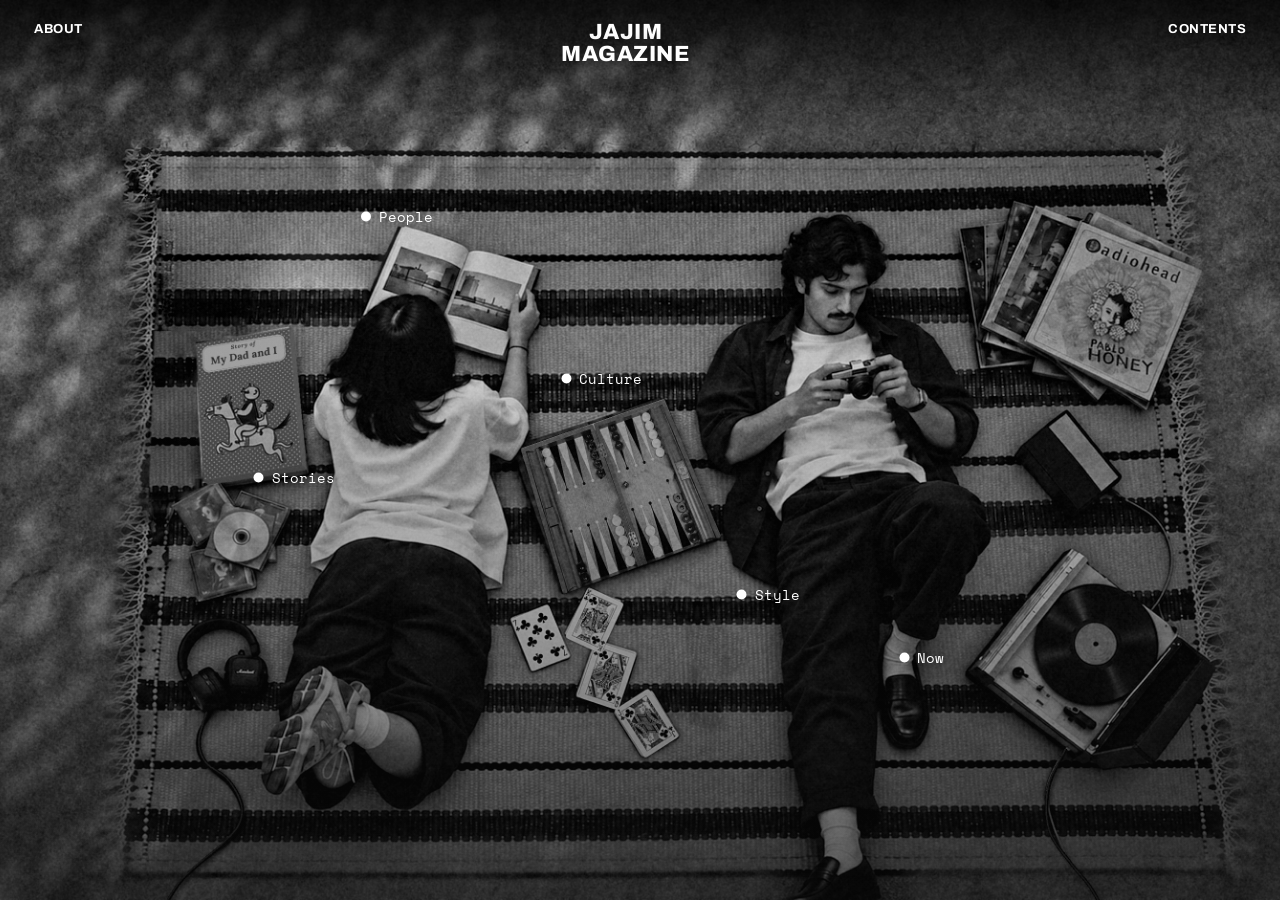
<file: index.html>
<!DOCTYPE html>
<html lang="en">
<head>
  <meta charset="UTF-8" />
  <meta name="viewport" content="width=device-width, initial-scale=1.0" />
  <title>Jajim — A Magazine in Five Threads</title>
  <link rel="preconnect" href="https://fonts.googleapis.com">
  <link rel="preconnect" href="https://fonts.gstatic.com" crossorigin>
  <link href="https://fonts.googleapis.com/css2?family=Archivo:wght@400;500;600;700;800;900&family=Space+Mono:wght@400;700&family=Caveat:wght@600&display=swap" rel="stylesheet">
  <link rel="stylesheet" href="styles.css?v=20261122-people-final-grid" />
</head>
<body>

  <!-- ===== Persistent header (same on every screen) ===== -->
  <header class="site-header home">
    <a href="about.html" class="corner corner-left">ABOUT</a>
    <div class="brand">
      <span>JAJIM</span>
      <span>MAGAZINE</span>
    </div>
    <a href="category.html?cat=people" class="corner corner-right">CONTENTS</a>
  </header>

  <!-- ===== HOME : full-bleed loom with dot hotspots ===== -->
  <section class="cover" id="top">
    <div class="reveal-layer" id="reveal" aria-hidden="true">
      <div class="reveal-grid"></div>
    </div>
    <!-- Desktop hero controls: independent from mobile -->
    <div class="desktop-hero">
      <button class="dot" data-target="people"     style="top:24%; left:31%">People</button>
      <button class="dot" data-target="culture"    style="top:42%; left:47%">Culture</button>
      <button class="dot" data-target="experience" style="top:53%; left:23%">Stories</button>
      <button class="dot" data-target="trend"      style="top:73%; left:72%">Now</button>
      <button class="dot" data-target="style"      style="top:66%; left:60%">Style</button>
    </div>

    <!-- Mobile hero controls: image-relative and independent from desktop -->
    <div class="mobile-hero">
      <img
        class="mobile-cover-image"
        src="media/jajim-cover-mobile.jpg"
        width="1882"
        height="3344"
        alt=""
        aria-hidden="true"
      />

      <button class="dot" data-target="people" data-label="People">People</button>
      <button class="dot" data-target="culture" data-label="Culture">Culture</button>
      <button class="dot" data-target="experience" data-label="Stories">Stories</button>
      <button class="dot" data-target="style" data-label="Style">Style</button>
      <button class="dot" data-target="trend" data-label="Now">Now</button>
    </div>
  </section>

  <script>
    // ---- Hover-reveal media collage (Readymag-style) ----
    const reveal = document.getElementById('reveal');
    const cover  = document.getElementById('top');

    // Each thread: a taped marker label + borderless image blocks anchored
    // to the screen edges (grid-aligned). slot = tr|bl|bc|tl|mr
    const threads = {
      people: {
        caption: 'FACE TO FACE',
        tiles: [['media/people/03.mp4','tr'], ['media/people/04.jpg','bl']]
      },
      culture: {
        caption: 'THE WIDER WEAVE',
        tiles: [['media/culture/03.jpg','tl'], ['media/culture/04.mp4','mr']]
      },
      experience: {
        caption: 'LIVING LIVE',
        tiles: [['media/stories/04.jpg','tr'], ['media/stories/05.mp4','bl']]
      },
      trend: {
        caption: 'RIGHT NOW',
        tiles: [['media/now/02.mp4','tr'], ['media/now/03.mp4','bl']]
      },
      style: {
        caption: 'WORN IN',
        tiles: [['media/style/01.mp4','mr'], ['media/style/03.jpg','tl']]
      }
    };

    // Tag: Mobile preview guard
    // Description: Embedded mobile browsers do not always report hover/pointer
    // capabilities consistently, so maxTouchPoints is used as a second check.
    const isTouch =
      window.matchMedia('(hover: none), (pointer: coarse)').matches ||
      navigator.maxTouchPoints > 0 ||
      new URLSearchParams(location.search).has('touch');

    // Pre-build preview media for desktop and touch devices.
    const groups = {};
    Object.entries(threads).forEach(([key, cfg]) => {
      const group = document.createElement('div');
      group.className = 'reveal-group';
      group.dataset.thread = key;

      cfg.tiles.forEach(([src, slot], i) => {
        const fig = document.createElement('figure');
        fig.className = 'reveal-tile ' + slot;
        fig.style.setProperty('--i', i);
        let media;
        if (src.endsWith('.mp4') || src.endsWith('.mov')) {
          media = document.createElement('video');
          media.src = src;
          media.muted = true; media.loop = true;
          media.playsInline = true;
          media.preload = 'auto';   // prefetch preview videos so hover playback starts immediately
          media.setAttribute('muted', '');
          media.setAttribute('playsinline', '');
        } else {
          media = document.createElement('img');
          media.src = src; media.alt = '';
        }
        fig.appendChild(media);
        group.appendChild(fig);
      });

      const cap = document.createElement('span');
      cap.className = 'reveal-caption';
      cap.textContent = cfg.caption;
      // Sit the tape label just below-right of this thread's dot.
      const dot = document.querySelector(`.dot[data-target="${key}"]`);
      if (dot) {
        cap.style.left = `calc(${dot.style.left} + 64px)`;
        cap.style.top  = `calc(${dot.style.top} + 12px)`;

        // Tag: Desktop preview anchor
        // Description: Store the section dot position so the desktop reveal
        // can visually expand outward from the exact point the user selected.
        group.style.setProperty('--anchor-x', dot.style.left);
        group.style.setProperty('--anchor-y', dot.style.top);
      }
      group.appendChild(cap);

      reveal.appendChild(group);
      groups[key] = group;
    });

    const dots = [...document.querySelectorAll('.dot')];
    let active = null;
    let previewTimer = null;
    let desktopLocked = false;

    // Tag: Desktop hotspot collision
    // Description: Hide only desktop bullets whose visible label area is
    // physically covered by an opened preview tile. Mobile is untouched.
    function rectsOverlap(a, b, gap = 0) {
      return (
        a.left < b.right + gap &&
        a.right > b.left - gap &&
        a.top < b.bottom + gap &&
        a.bottom > b.top - gap
      );
    }

    function keepMediaAwayFromActiveDot(group, key) {
      if (isTouch || !group) return;

      const activeDot = document.querySelector(`.desktop-hero .dot[data-target="${key}"]`);
      if (!activeDot) return;

      const dotRect = activeDot.getBoundingClientRect();
      const safetyGap = 22;

      group.querySelectorAll('.reveal-tile').forEach(tile => {
        tile.style.removeProperty('left');
        tile.style.removeProperty('top');

        const tileRect = tile.getBoundingClientRect();
        if (!rectsOverlap(dotRect, tileRect, safetyGap)) return;

        const coverRect = cover.getBoundingClientRect();
        const moveRight = (dotRect.right + safetyGap) - tileRect.left;
        const moveLeft = tileRect.right - (dotRect.left - safetyGap);
        const roomRight = coverRect.right - tileRect.right;
        const roomLeft = tileRect.left - coverRect.left;

        let newLeft;
        if (roomRight >= moveRight || roomRight >= roomLeft) {
          newLeft = tileRect.left - coverRect.left + moveRight;
        } else {
          newLeft = tileRect.left - coverRect.left - moveLeft;
        }

        const maxLeft = Math.max(0, coverRect.width - tileRect.width);
        newLeft = Math.min(Math.max(0, newLeft), maxLeft);
        tile.style.left = `${newLeft}px`;
      });
    }

    function updateCoveredDesktopDots(group, activeKey) {
      if (isTouch || !group) return;

      const desktopDots = [...document.querySelectorAll('.desktop-hero .dot')];
      const tiles = [...group.querySelectorAll('.reveal-tile')];

      desktopDots.forEach(dot => {
        if (dot.dataset.target === activeKey) {
          dot.classList.remove('is-covered');
          return;
        }

        const dotRect = dot.getBoundingClientRect();
        const covered = tiles.some(tile => {
          const tileRect = tile.getBoundingClientRect();
          return rectsOverlap(dotRect, tileRect);
        });

        dot.classList.toggle('is-covered', covered);
      });
    }

    function clearCoveredDesktopDots() {
      document.querySelectorAll('.desktop-hero .dot.is-covered')
        .forEach(dot => dot.classList.remove('is-covered'));
    }

    // Tag: Instant preview playback
    // Description: Preview videos are preloaded and resume without seeking to
    // zero on every hover, avoiding the visible playback delay/rebuffer.
    function setPlayback(group, playing) {
      if (!group) return;
      group.querySelectorAll('video').forEach(v => {
        if (playing) {
          v.play().catch(() => {});
        } else {
          v.pause();
        }
      });
    }

    // Tag: Preview media prewarm
    // Description: Ask the browser to fetch video data shortly after the page
    // becomes idle, reducing first-hover latency without blocking rendering.
    function prewarmPreviewVideos() {
      document.querySelectorAll('.reveal-group video').forEach(v => {
        v.preload = 'auto';
        v.load();
      });
    }

    if ('requestIdleCallback' in window) {
      requestIdleCallback(prewarmPreviewVideos, { timeout: 1200 });
    } else {
      setTimeout(prewarmPreviewVideos, 300);
    }

    function clearPreviewTimer() {
      if (previewTimer) {
        clearTimeout(previewTimer);
        previewTimer = null;
      }
    }

    function schedulePreviewClose() {
      clearPreviewTimer();
      if (isTouch) {
        previewTimer = setTimeout(hide, 10000);
      }
    }

    function show(key) {
      if (!groups[key]) return;

      if (active && active !== key) {
        groups[active].classList.remove('on');
        setPlayback(groups[active], false);
      }

      active = key;
      cover.classList.add('revealing');
      groups[key].classList.add('on');

      // Tag: Active section marker
      // Description: Keep the selected dot above its preview on both desktop
      // and mobile so the reveal clearly belongs to that section.
      dots.forEach(dot => {
        dot.classList.toggle('is-active', dot.dataset.target === key);
      });

      if (isTouch) {
        cover.classList.add('touch-previewing');
      }

      setPlayback(groups[key], true);
      schedulePreviewClose();
    }

    function hide() {
      clearPreviewTimer();

      if (active && groups[active]) {
        groups[active].classList.remove('on');
        setPlayback(groups[active], false);
      }

      active = null;
      cover.classList.remove('revealing');
      cover.classList.remove('touch-previewing');
      cover.classList.remove('desktop-previewing');
      dots.forEach(dot => dot.classList.remove('is-active'));
      clearCoveredDesktopDots();
      desktopLocked = false;
    }

    // Tag: Cover navigation
    // Description:
    // Desktop: hover previews only; leaving the point closes immediately.
    // Clicking a desktop point opens its category directly.
    // Mobile: first tap previews for 10 seconds; second tap opens the category.
    dots.forEach(btn => {
      const key = btn.dataset.target;

      if (!isTouch) {
        // Tag: Stable desktop hover preview
        // Description: Open while the hotspot is hovered. On leave, defer one frame
        // and close only if the pointer is truly no longer over the same hotspot.
        btn.addEventListener('mouseenter', () => {
          show(key);
        });

        btn.addEventListener('mouseleave', () => {
          requestAnimationFrame(() => {
            if (active === key && !btn.matches(':hover')) {
              hide();
            }
          });
        });
      }

      btn.addEventListener('click', event => {
        event.stopPropagation();

        if (!isTouch) {
          location.href = 'category.html?cat=' + key;
          return;
        }

        if (active === key) {
          location.href = 'category.html?cat=' + key;
          return;
        }

        show(key);
      });
    });

    if (!isTouch) {
      // Desktop preview lifetime is controlled only by hotspot hover.
    } else {
      // Tapping the cover away from a dot closes the preview immediately.
      cover.addEventListener('click', event => {
        if (!event.target.closest('.dot')) hide();
      });
    }
  </script>

</body>
</html>
</file>
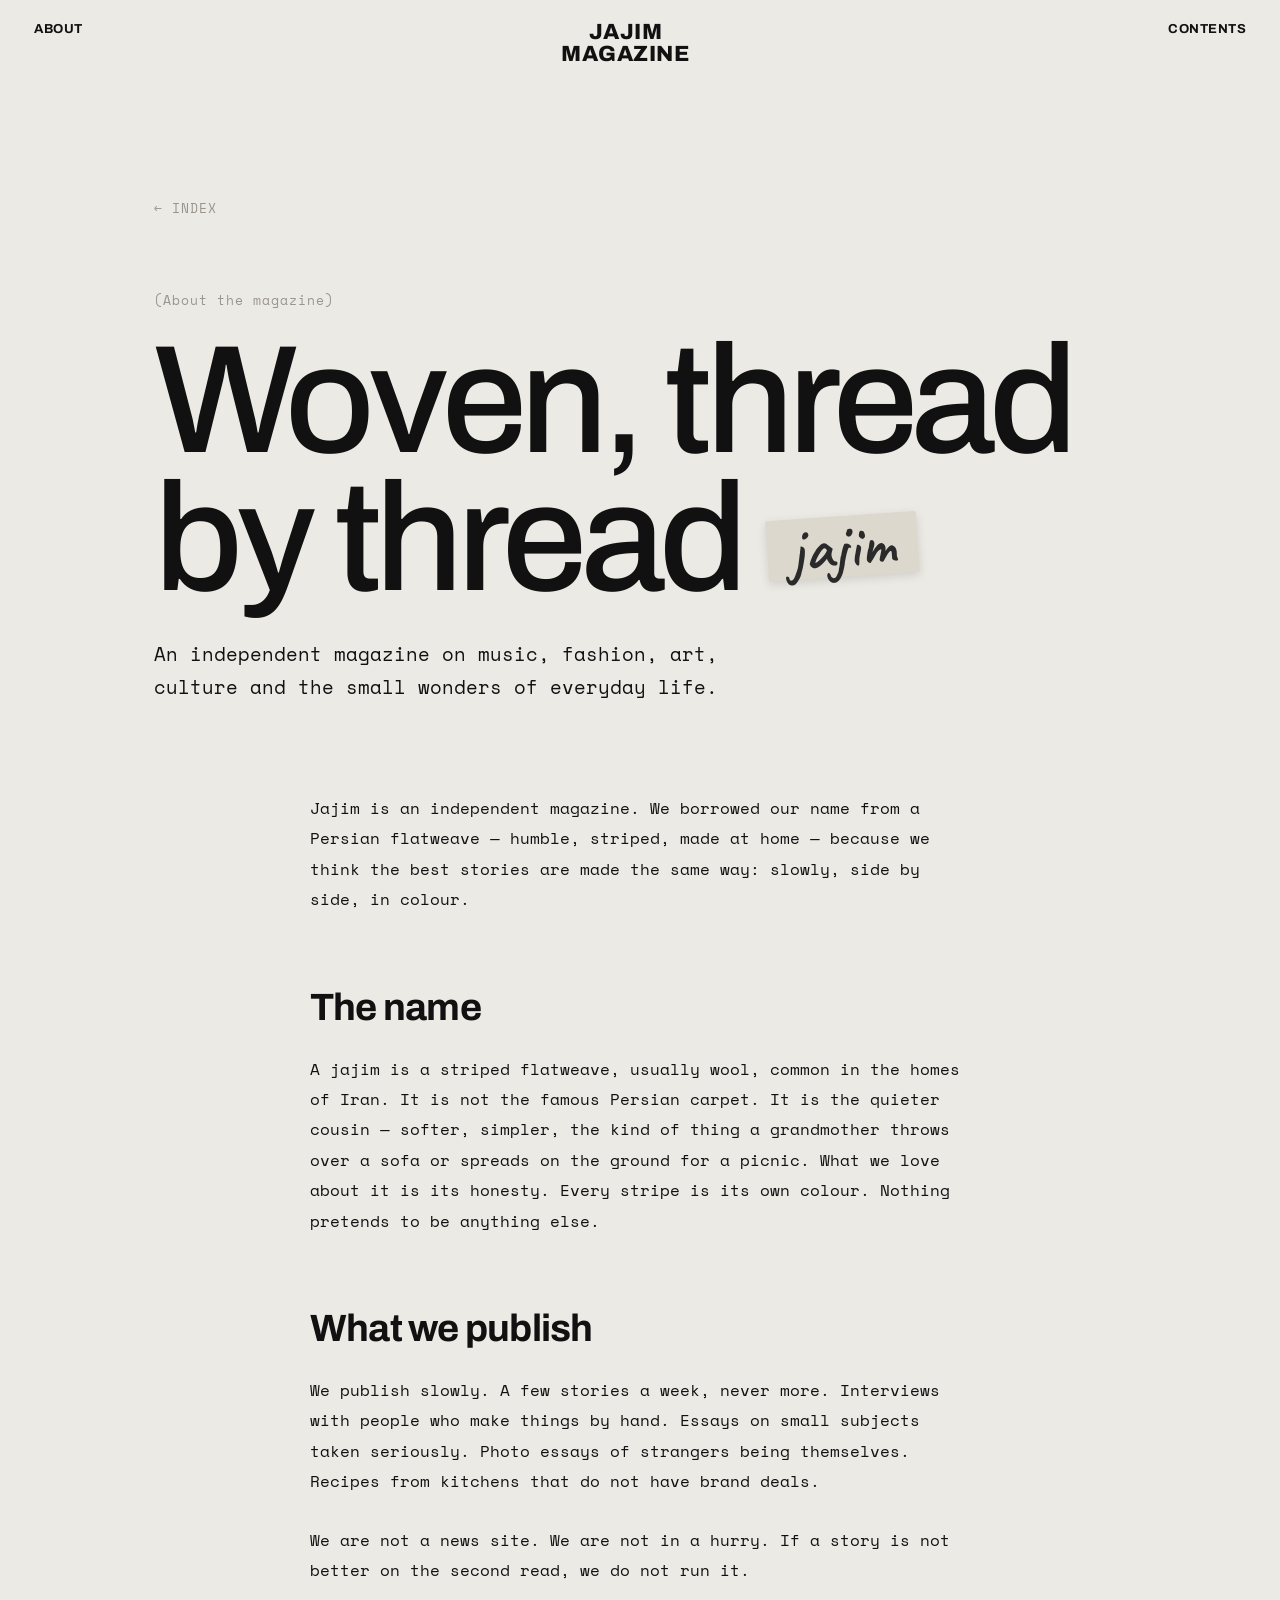
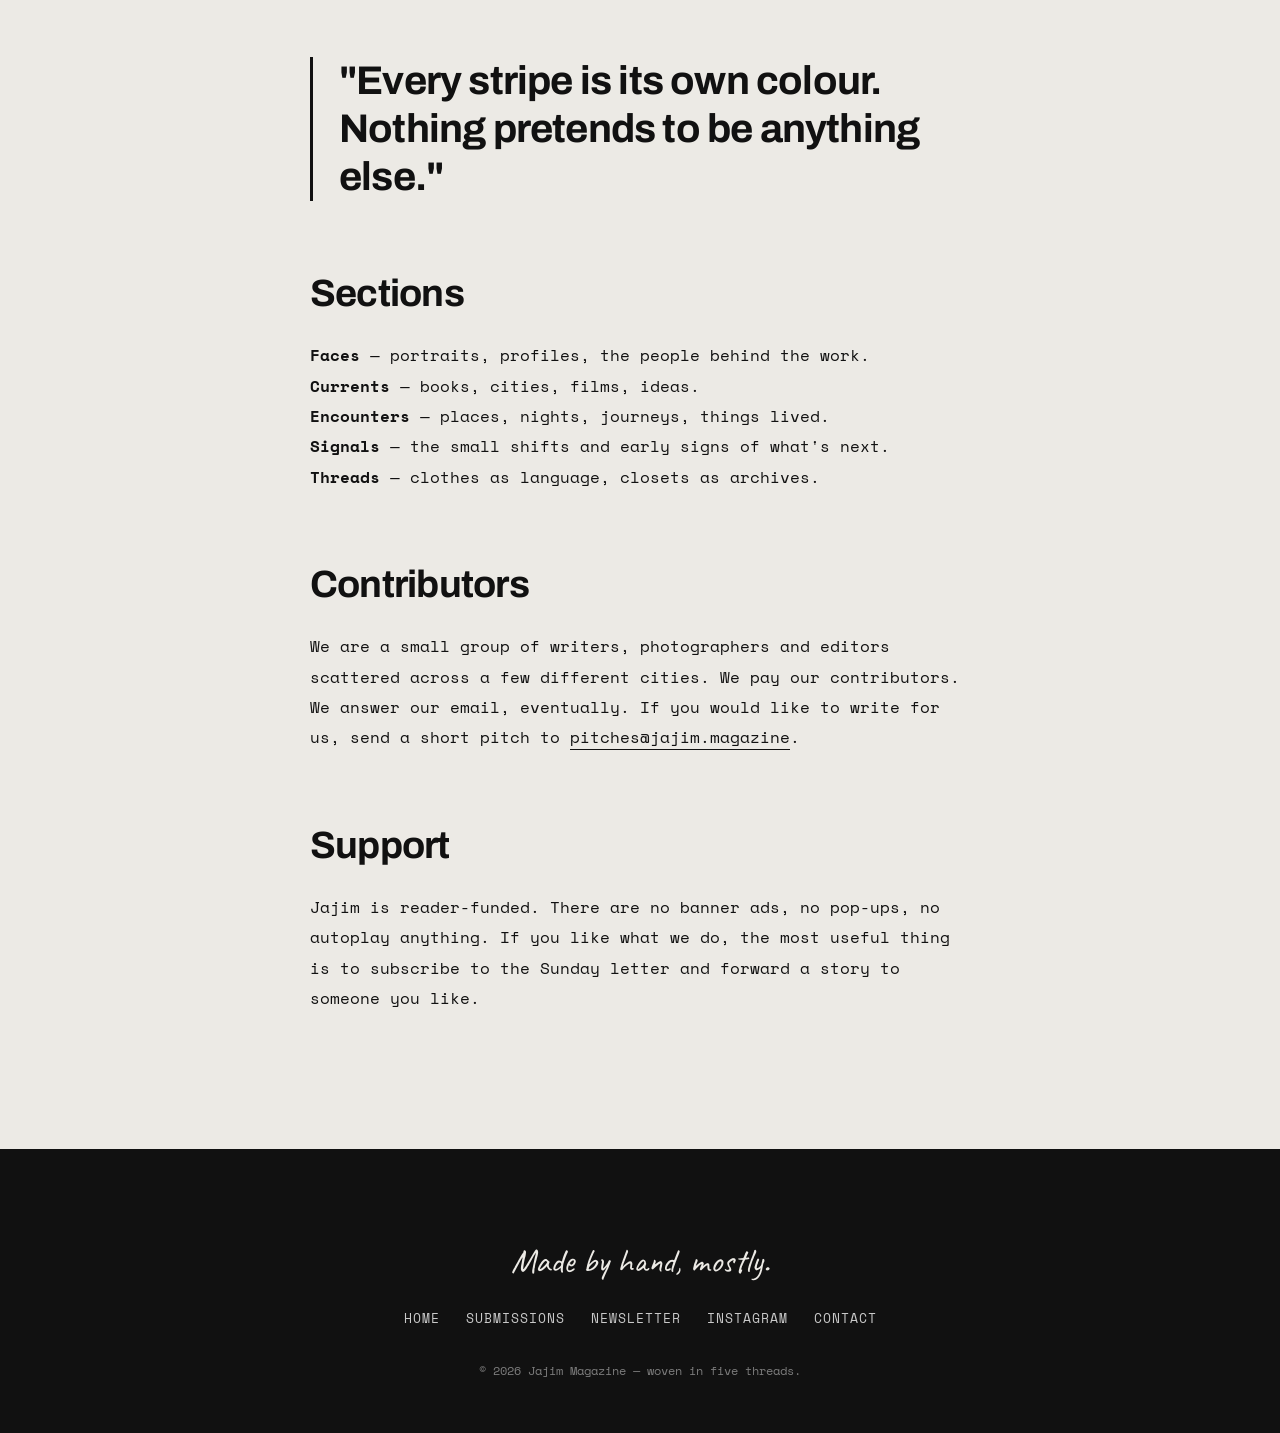
<file: about.html>
<!DOCTYPE html>
<html lang="en">
<head>
  <meta charset="UTF-8" />
  <meta name="viewport" content="width=device-width, initial-scale=1.0" />
  <title>About — Jajim</title>
  <link rel="preconnect" href="https://fonts.googleapis.com">
  <link rel="preconnect" href="https://fonts.gstatic.com" crossorigin>
  <link href="https://fonts.googleapis.com/css2?family=Archivo:wght@400;500;600;700;800;900&family=Space+Mono:wght@400;700&family=Caveat:wght@600&display=swap" rel="stylesheet">
  <link rel="stylesheet" href="styles.css" />
</head>
<body>

  <header class="site-header">
    <a href="about.html" class="corner corner-left">ABOUT</a>
    <div class="brand"><span>JAJIM</span><span>MAGAZINE</span></div>
    <a href="index.html#contents" class="corner corner-right">CONTENTS</a>
  </header>

  <main class="page">
    <a href="index.html" class="back">← Index</a>
    <span class="page-eyebrow">(About the magazine)</span>
    <h1 class="page-title">Woven, thread by thread <span class="sticker">jajim</span></h1>
    <p class="page-lede">An independent magazine on music, fashion, art, culture and the small wonders of everyday life.</p>

    <div class="doc">
      <p>Jajim is an independent magazine. We borrowed our name from a Persian flatweave — humble, striped, made at home — because we think the best stories are made the same way: slowly, side by side, in colour.</p>

      <h2>The name</h2>
      <p>A jajim is a striped flatweave, usually wool, common in the homes of Iran. It is not the famous Persian carpet. It is the quieter cousin — softer, simpler, the kind of thing a grandmother throws over a sofa or spreads on the ground for a picnic. What we love about it is its honesty. Every stripe is its own colour. Nothing pretends to be anything else.</p>

      <h2>What we publish</h2>
      <p>We publish slowly. A few stories a week, never more. Interviews with people who make things by hand. Essays on small subjects taken seriously. Photo essays of strangers being themselves. Recipes from kitchens that do not have brand deals.</p>
      <p>We are not a news site. We are not in a hurry. If a story is not better on the second read, we do not run it.</p>

      <blockquote>"Every stripe is its own colour. Nothing pretends to be anything else."</blockquote>

      <h2>Sections</h2>
      <p><strong>Faces</strong> — portraits, profiles, the people behind the work.<br/>
      <strong>Currents</strong> — books, cities, films, ideas.<br/>
      <strong>Encounters</strong> — places, nights, journeys, things lived.<br/>
      <strong>Signals</strong> — the small shifts and early signs of what's next.<br/>
      <strong>Threads</strong> — clothes as language, closets as archives.</p>

      <h2>Contributors</h2>
      <p>We are a small group of writers, photographers and editors scattered across a few different cities. We pay our contributors. We answer our email, eventually. If you would like to write for us, send a short pitch to <a class="inline" href="#">pitches@jajim.magazine</a>.</p>

      <h2>Support</h2>
      <p>Jajim is reader-funded. There are no banner ads, no pop-ups, no autoplay anything. If you like what we do, the most useful thing is to subscribe to the Sunday letter and forward a story to someone you like.</p>
    </div>
  </main>

  <footer class="page-footer">
    <p class="mark">Made by hand, mostly.</p>
    <div class="links">
      <a href="index.html">Home</a>
      <a href="#">Submissions</a>
      <a href="#">Newsletter</a>
      <a href="#">Instagram</a>
      <a href="#">Contact</a>
    </div>
    <p class="copy">© 2026 Jajim Magazine — woven in five threads.</p>
  </footer>

</body>
</html>
</file>
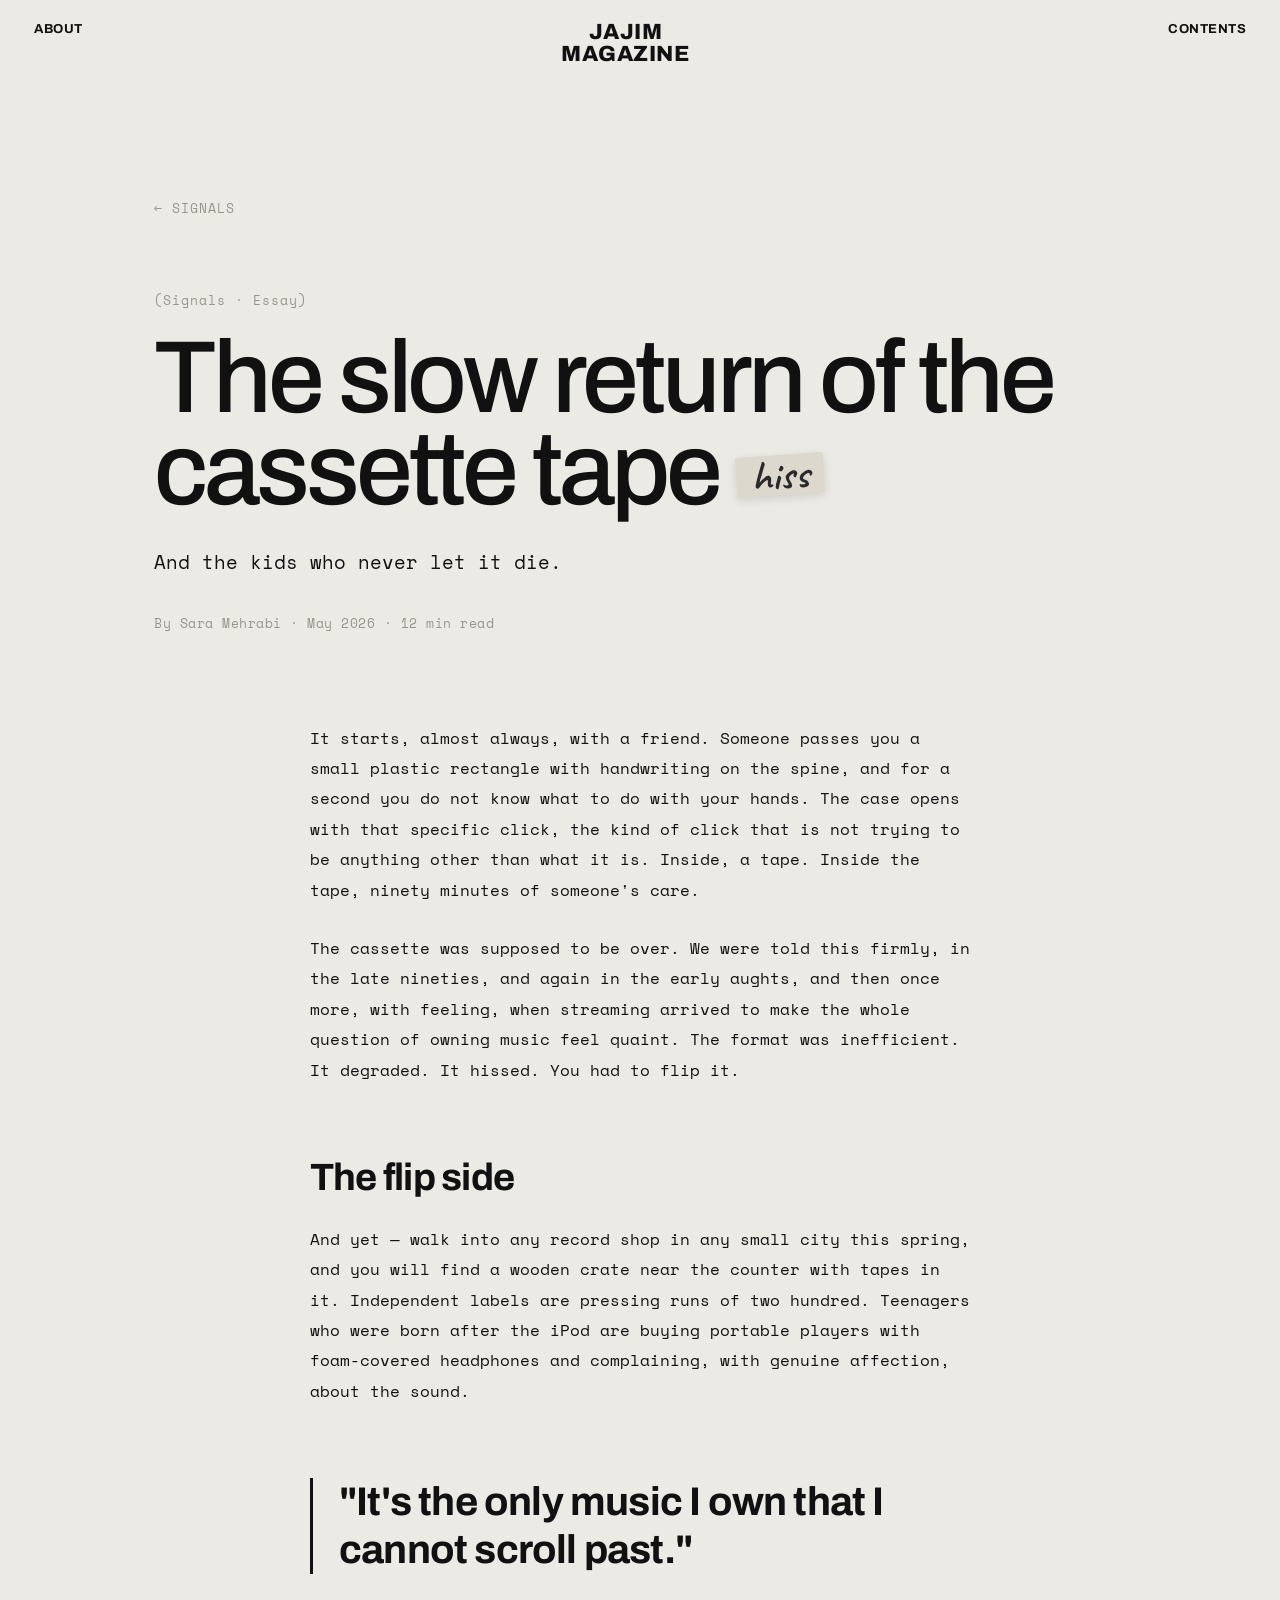
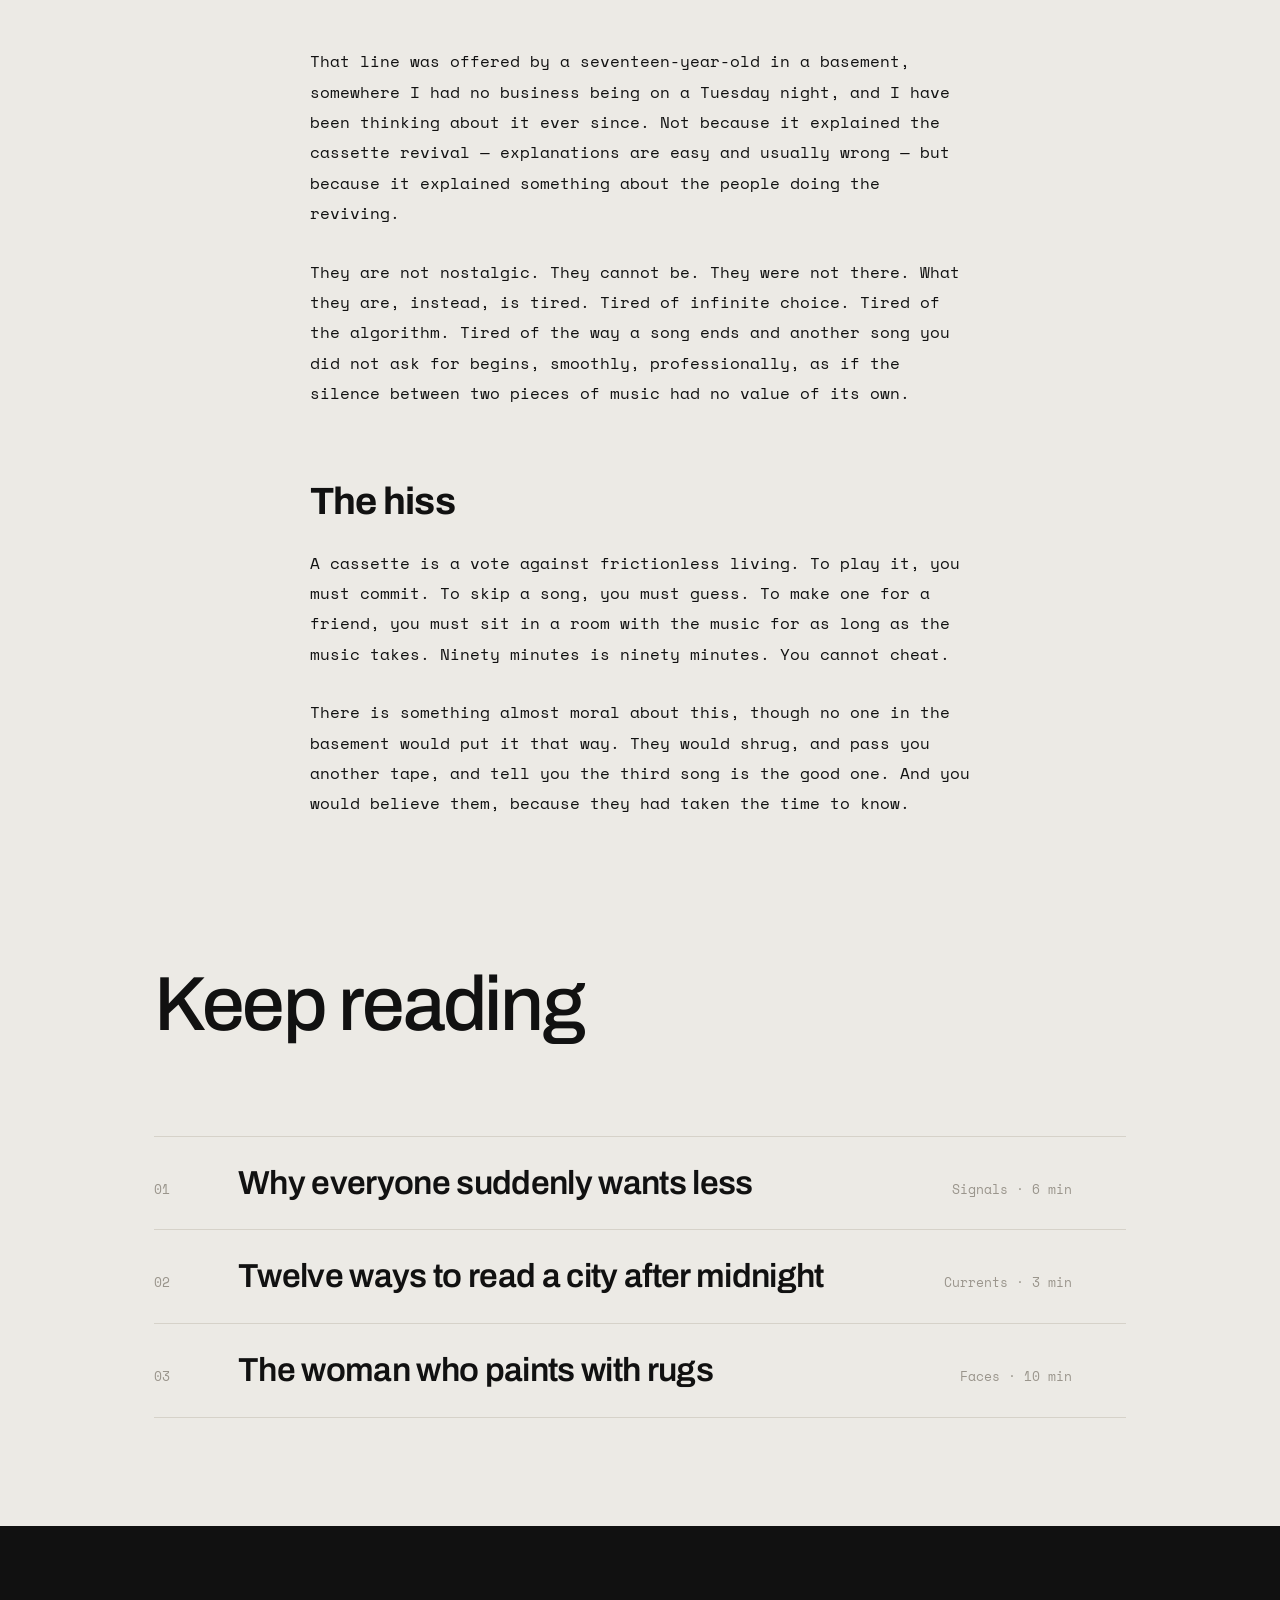
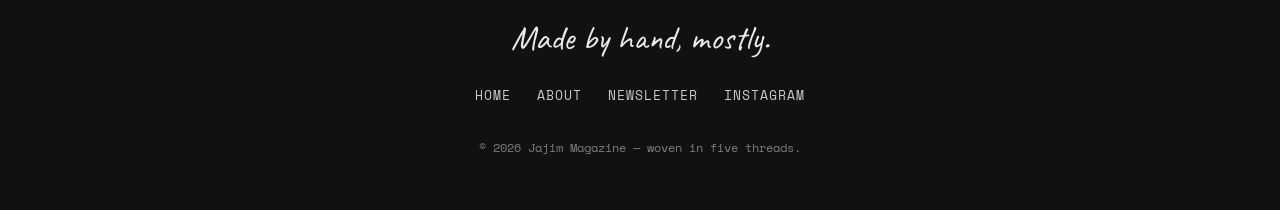
<file: article.html>
<!DOCTYPE html>
<html lang="en">
<head>
  <meta charset="UTF-8" />
  <meta name="viewport" content="width=device-width, initial-scale=1.0" />
  <title>The slow return of the cassette tape — Jajim</title>
  <link rel="preconnect" href="https://fonts.googleapis.com">
  <link rel="preconnect" href="https://fonts.gstatic.com" crossorigin>
  <link href="https://fonts.googleapis.com/css2?family=Archivo:wght@400;500;600;700;800;900&family=Space+Mono:wght@400;700&family=Caveat:wght@600&display=swap" rel="stylesheet">
  <link rel="stylesheet" href="styles.css" />
</head>
<body>

  <header class="site-header">
    <a href="about.html" class="corner corner-left">ABOUT</a>
    <div class="brand"><span>JAJIM</span><span>MAGAZINE</span></div>
    <a href="index.html#contents" class="corner corner-right">CONTENTS</a>
  </header>

  <main class="page">
    <a href="category.html?cat=trend" class="back">← Signals</a>
    <span class="page-eyebrow">(Signals · Essay)</span>
    <h1 class="page-title" style="font-size: clamp(40px, 8vw, 120px)">The slow return of the cassette tape <span class="sticker">hiss</span></h1>
    <p class="page-lede">And the kids who never let it die.</p>
    <p class="byline">By Sara Mehrabi · May 2026 · 12 min read</p>

    <div class="doc">
      <p>It starts, almost always, with a friend. Someone passes you a small plastic rectangle with handwriting on the spine, and for a second you do not know what to do with your hands. The case opens with that specific click, the kind of click that is not trying to be anything other than what it is. Inside, a tape. Inside the tape, ninety minutes of someone's care.</p>

      <p>The cassette was supposed to be over. We were told this firmly, in the late nineties, and again in the early aughts, and then once more, with feeling, when streaming arrived to make the whole question of owning music feel quaint. The format was inefficient. It degraded. It hissed. You had to flip it.</p>

      <h2>The flip side</h2>

      <p>And yet — walk into any record shop in any small city this spring, and you will find a wooden crate near the counter with tapes in it. Independent labels are pressing runs of two hundred. Teenagers who were born after the iPod are buying portable players with foam-covered headphones and complaining, with genuine affection, about the sound.</p>

      <blockquote>"It's the only music I own that I cannot scroll past."</blockquote>

      <p>That line was offered by a seventeen-year-old in a basement, somewhere I had no business being on a Tuesday night, and I have been thinking about it ever since. Not because it explained the cassette revival — explanations are easy and usually wrong — but because it explained something about the people doing the reviving.</p>

      <p>They are not nostalgic. They cannot be. They were not there. What they are, instead, is tired. Tired of infinite choice. Tired of the algorithm. Tired of the way a song ends and another song you did not ask for begins, smoothly, professionally, as if the silence between two pieces of music had no value of its own.</p>

      <h2>The hiss</h2>

      <p>A cassette is a vote against frictionless living. To play it, you must commit. To skip a song, you must guess. To make one for a friend, you must sit in a room with the music for as long as the music takes. Ninety minutes is ninety minutes. You cannot cheat.</p>

      <p>There is something almost moral about this, though no one in the basement would put it that way. They would shrug, and pass you another tape, and tell you the third song is the good one. And you would believe them, because they had taken the time to know.</p>
    </div>

    <h2 class="list-head" style="margin-top: 16vh">Keep reading</h2>
    <ul class="story-list">
      <li class="story-item" onclick="location.href='article.html?cat=trend'">
        <span class="story-num">01</span>
        <span class="story-name">Why everyone suddenly wants less</span>
        <span class="story-cat">Signals · 6 min</span>
        <span class="story-arrow">→</span>
      </li>
      <li class="story-item" onclick="location.href='article.html?cat=culture'">
        <span class="story-num">02</span>
        <span class="story-name">Twelve ways to read a city after midnight</span>
        <span class="story-cat">Currents · 3 min</span>
        <span class="story-arrow">→</span>
      </li>
      <li class="story-item" onclick="location.href='article.html?cat=people'">
        <span class="story-num">03</span>
        <span class="story-name">The woman who paints with rugs</span>
        <span class="story-cat">Faces · 10 min</span>
        <span class="story-arrow">→</span>
      </li>
    </ul>
  </main>

  <footer class="page-footer">
    <p class="mark">Made by hand, mostly.</p>
    <div class="links">
      <a href="index.html">Home</a>
      <a href="about.html">About</a>
      <a href="#">Newsletter</a>
      <a href="#">Instagram</a>
    </div>
    <p class="copy">© 2026 Jajim Magazine — woven in five threads.</p>
  </footer>

</body>
</html>
</file>
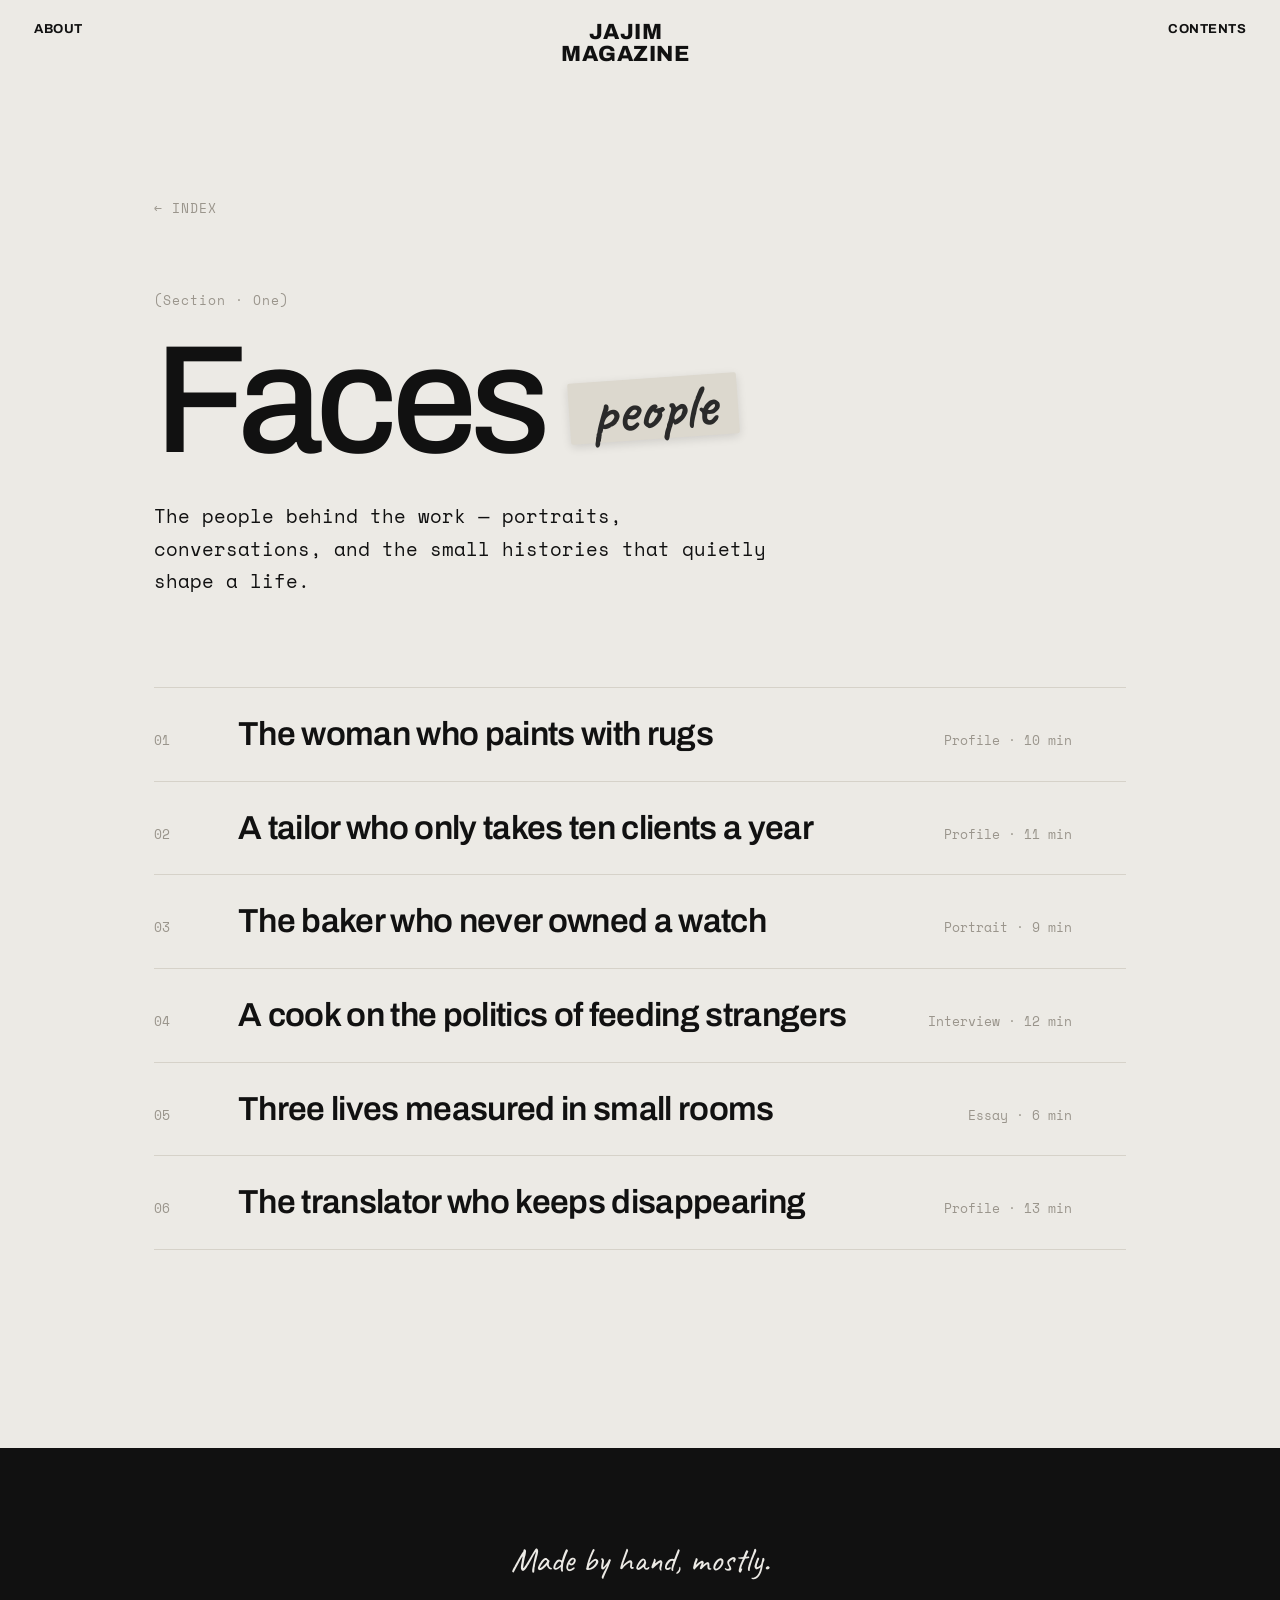
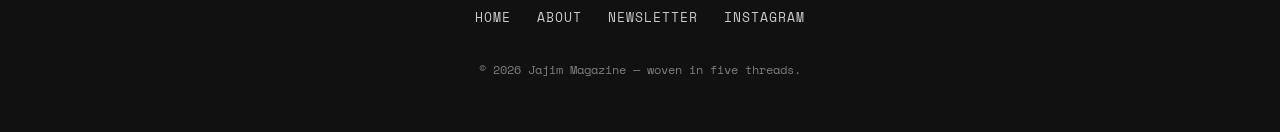
<file: category.html>
<!DOCTYPE html>
<html lang="en">
<head>
  <meta charset="UTF-8" />
  <meta name="viewport" content="width=device-width, initial-scale=1.0" />
  <title>Category — Jajim</title>
  <link rel="preconnect" href="https://fonts.googleapis.com">
  <link rel="preconnect" href="https://fonts.gstatic.com" crossorigin>
  <link href="https://fonts.googleapis.com/css2?family=Archivo:wght@400;500;600;700;800;900&family=Space+Mono:wght@400;700&family=Caveat:wght@600&display=swap" rel="stylesheet">
  <link rel="stylesheet" href="styles.css" />
</head>
<body>

  <header class="site-header">
    <a href="about.html" class="corner corner-left">ABOUT</a>
    <div class="brand"><span>JAJIM</span><span>MAGAZINE</span></div>
    <a href="index.html#contents" class="corner corner-right">CONTENTS</a>
  </header>

  <main class="page">
    <a href="index.html" class="back">← Index</a>
    <span class="page-eyebrow" id="cat-eyebrow">Section</span>
    <h1 class="page-title" id="cat-title">Music <span class="sticker" id="cat-sticker">sound</span></h1>
    <p class="page-lede" id="cat-desc"></p>

    <ul class="story-list" id="cat-list"></ul>
    <section class="encounter-grid" id="encounter-grid" hidden aria-label="Encounters stories"></section>
  </main>

  <footer class="page-footer">
    <p class="mark">Made by hand, mostly.</p>
    <div class="links">
      <a href="index.html">Home</a>
      <a href="about.html">About</a>
      <a href="#">Newsletter</a>
      <a href="#">Instagram</a>
    </div>
    <p class="copy">© 2026 Jajim Magazine — woven in five threads.</p>
  </footer>

  <script>
    const data = {
      people: {
        title: 'Faces', eyebrow: '(Section · One)', sticker: 'people',
        desc: 'The people behind the work — portraits, conversations, and the small histories that quietly shape a life.',
        posts: [
          ['The woman who paints with rugs', 'Profile', '10 min'],
          ['A tailor who only takes ten clients a year', 'Profile', '11 min'],
          ['The baker who never owned a watch', 'Portrait', '9 min'],
          ['A cook on the politics of feeding strangers', 'Interview', '12 min'],
          ['Three lives measured in small rooms', 'Essay', '6 min'],
          ['The translator who keeps disappearing', 'Profile', '13 min'],
        ]
      },
      culture: {
        title: 'Currents', eyebrow: '(Section · Two)', sticker: 'culture',
        desc: 'The wider weave — books, films, cities, ideas and the small public rituals that hold a place together.',
        posts: [
          ['How a small bookshop became the loudest room', 'Long read', '22 min'],
          ['Twelve ways to read a city after midnight', 'Essay', '3 min'],
          ['A quiet defence of slow cinema', 'Film', '9 min'],
          ['Five short novels for one long evening', 'Books', '5 min'],
          ['A weekend at a festival no one had heard of', 'Dispatch', '11 min'],
          ['The rituals we keep without noticing', 'Essay', '7 min'],
        ]
      },
      experience: {
        title: 'Encounters', eyebrow: '(Section · Three)', sticker: 'lived',
        desc: 'Things lived, not just observed — places, nights, journeys, and the moments that refuse to be planned.',
        posts: [
          ['A night in the basement venues keeping a scene alive', 'Reportage', '14 min'],
          ['The slow art of getting pleasantly lost', 'Essay', '6 min'],
          ['One platform, four hours, a hundred strangers', 'Field notes', '8 min'],
          ['What a long walk does to an argument', 'Essay', '5 min'],
          ['A morning at the oldest sandwich stand', 'Reportage', '8 min'],
        ],
        cards: [
          {
            title: 'A night in the basement venues keeping a scene alive',
            type: 'Reportage', time: '14 min', image: 'media/new4.jpg',
            summary: 'Down a narrow staircase, a small room fills with strangers, feedback and sweat. A night inside the venues that survive because people keep showing up.'
          },
          {
            title: 'The slow art of getting pleasantly lost',
            type: 'Essay', time: '6 min', image: 'media/new1.jpg',
            summary: 'What changes when you stop checking the map? A walk through unfamiliar streets, accidental cafés and the pleasure of not knowing what comes next.'
          },
          {
            title: 'One platform, four hours, a hundred strangers',
            type: 'Field notes', time: '8 min', image: 'media/new2.jpg',
            summary: 'A delayed train turns a platform into a temporary neighbourhood — shared snacks, overheard stories and brief connections between people going elsewhere.'
          },
          {
            title: 'What a long walk does to an argument',
            type: 'Essay', time: '5 min', image: 'media/new3.jpg',
            summary: 'Some conversations change when nobody has to sit still. Two people, one disagreement and the strange way a city can make room for a softer ending.'
          },
          {
            title: 'A morning at the oldest sandwich stand',
            type: 'Reportage', time: '8 min', image: 'cover-home.jpg',
            summary: 'Before the city fully wakes, the grill is already hot. We spend a morning with regulars, workers and the family keeping an old counter alive.'
          }
        ]
      },
      trend: {
        title: 'Signals', eyebrow: '(Section · Four)', sticker: 'now',
        desc: 'What the present is trying to tell us — the small shifts, the early signs, the things about to matter.',
        posts: [
          ['The slow return of the cassette tape', 'Interview', '12 min'],
          ['Why everyone suddenly wants less', 'Essay', '6 min'],
          ['The quiet comeback of the handwritten thing', 'Trend', '5 min'],
          ['Three small records that deserve a bigger room', 'Review', '5 min'],
          ['On dressing for nobody in particular', 'Essay', '7 min'],
          ['Six makers we are watching this season', 'Field notes', '7 min'],
        ]
      },
      style: {
        title: 'Threads', eyebrow: '(Section · Five)', sticker: 'worn',
        desc: 'Clothes as language, closets as archives. What people wear and, more than that, why they chose to.',
        posts: [
          ["What your grandmother's coat is trying to tell you", 'Essay', '8 min'],
          ['Forty-two outfits in a city that doesn\'t care', 'Photo essay', '18 min'],
          ['The slow death of the perfectly fitted thing', 'Trend', '6 min'],
          ['A short manual for keeping a sweater ten years', 'How-to', '4 min'],
          ['On dressing for the weather of your mood', 'Essay', '5 min'],
          ['The tailor who only takes ten clients a year', 'Profile', '11 min'],
        ]
      }
    };

    const cat = new URLSearchParams(location.search).get('cat') || 'people';
    const d = data[cat] || data.people;

    document.title = d.title + ' — Jajim';
    document.getElementById('cat-eyebrow').textContent = d.eyebrow;
    document.getElementById('cat-title').firstChild.textContent = d.title + ' ';
    document.getElementById('cat-sticker').textContent = d.sticker;
    document.getElementById('cat-desc').textContent = d.desc;

    const storyList = document.getElementById('cat-list');
    const encounterGrid = document.getElementById('encounter-grid');
    const touchLabel = window.matchMedia('(hover: none), (pointer: coarse)').matches ? 'Tap' : 'Click';

    if (cat === 'experience' && d.cards) {
      storyList.hidden = true;
      encounterGrid.hidden = false;

      encounterGrid.innerHTML = d.cards.map((card, i) => `
        <article class="flip-card" tabindex="0" role="button" aria-pressed="false" aria-label="Flip card: ${card.title}">
          <div class="flip-card-inner">
            <div class="flip-card-face flip-card-front">
              <img src="${card.image}" alt="" loading="lazy">
              <div class="flip-card-shade"></div>
              <span class="flip-card-num">${String(i + 1).padStart(2, '0')}</span>
              <div class="flip-card-front-copy">
                <span class="flip-card-meta">${card.type} · ${card.time}</span>
                <h2>${card.title}</h2>
                <span class="flip-card-hint">${touchLabel} to turn ↻</span>
              </div>
            </div>

            <div class="flip-card-face flip-card-back">
              <span class="flip-card-num">${String(i + 1).padStart(2, '0')}</span>
              <span class="flip-card-meta">Encounters · ${card.type}</span>
              <h2>${card.title}</h2>
              <p>${card.summary}</p>
              <a class="flip-card-read" href="article.html?cat=experience">Read story →</a>
              <span class="flip-card-hint">${touchLabel} again to turn back ↺</span>
            </div>
          </div>
        </article>
      `).join('');

      encounterGrid.querySelectorAll('.flip-card').forEach(card => {
        const toggleCard = () => {
          const isFlipped = card.classList.toggle('is-flipped');
          card.setAttribute('aria-pressed', String(isFlipped));
        };

        card.addEventListener('click', event => {
          if (event.target.closest('.flip-card-read')) return;
          toggleCard();
        });

        card.addEventListener('keydown', event => {
          if (event.key === 'Enter' || event.key === ' ') {
            event.preventDefault();
            toggleCard();
          }
        });
      });
    } else {
      storyList.innerHTML = d.posts.map(([title, type, time], i) => `
        <li class="story-item" onclick="location.href='article.html?cat=${cat}'">
          <span class="story-num">${String(i+1).padStart(2,'0')}</span>
          <span class="story-name">${title}</span>
          <span class="story-cat">${type} · ${time}</span>
          <span class="story-arrow">→</span>
        </li>
      `).join('');
    }
  </script>
</body>
</html>
</file>
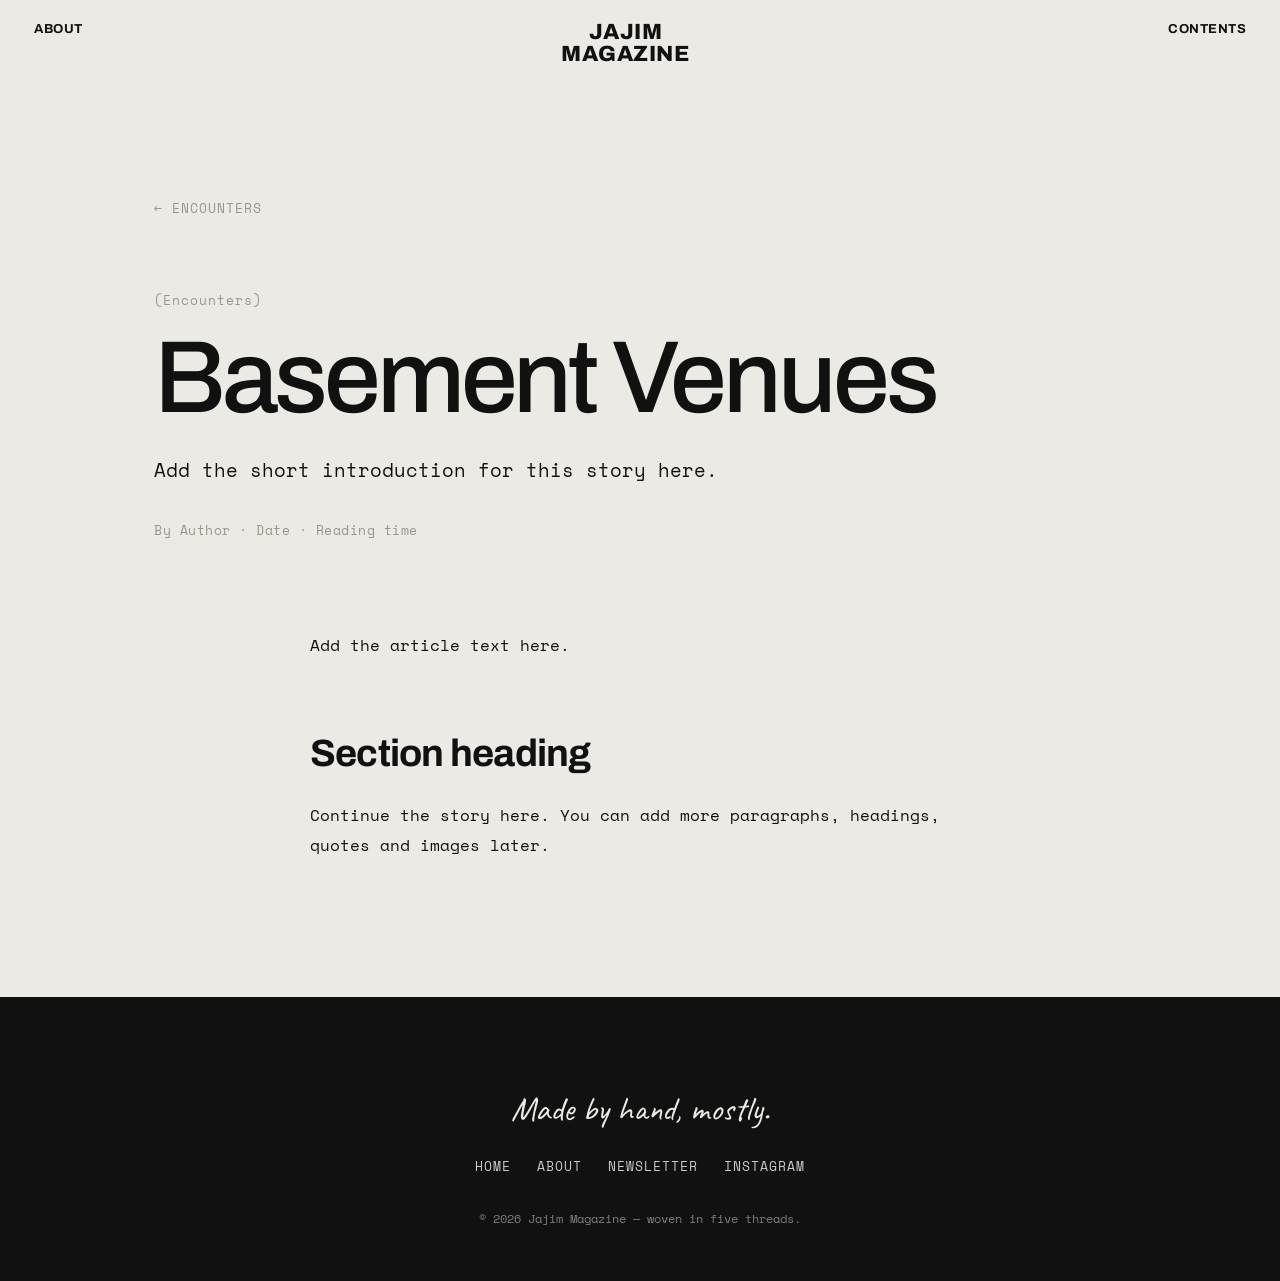
<file: articles/basement-venues.html>
<!DOCTYPE html>
<html lang="en">
<head>
  <meta charset="UTF-8" />
  <meta name="viewport" content="width=device-width, initial-scale=1.0" />
  <title>Basement Venues — Jajim</title>
  <link rel="preconnect" href="https://fonts.googleapis.com">
  <link rel="preconnect" href="https://fonts.gstatic.com" crossorigin>
  <link href="https://fonts.googleapis.com/css2?family=Archivo:wght@400;500;600;700;800;900&family=Space+Mono:wght@400;700&family=Caveat:wght@600&display=swap" rel="stylesheet">
  <link rel="stylesheet" href="../styles.css" />
</head>
<body>

  <header class="site-header">
    <a href="../about.html" class="corner corner-left">ABOUT</a>
    <div class="brand"><span>JAJIM</span><span>MAGAZINE</span></div>
    <a href="../index.html#contents" class="corner corner-right">CONTENTS</a>
  </header>

  <main class="page">
    <a href="../category.html?cat=experience" class="back">← Encounters</a>

    <span class="page-eyebrow">(Encounters)</span>
    <h1 class="page-title" style="font-size: clamp(40px, 8vw, 120px)">Basement Venues</h1>

    <p class="page-lede">Add the short introduction for this story here.</p>
    <p class="byline">By Author · Date · Reading time</p>

    <div class="doc">
      <p>Add the article text here.</p>

      <h2>Section heading</h2>
      <p>Continue the story here. You can add more paragraphs, headings, quotes and images later.</p>

      <!-- Suggested image folder:
           ../media/encounters/basement-venues/
      -->
    </div>
  </main>

  <footer class="page-footer">
    <p class="mark">Made by hand, mostly.</p>
    <div class="links">
      <a href="../index.html">Home</a>
      <a href="../about.html">About</a>
      <a href="#">Newsletter</a>
      <a href="#">Instagram</a>
    </div>
    <p class="copy">© 2026 Jajim Magazine — woven in five threads.</p>
  </footer>

</body>
</html>
</file>
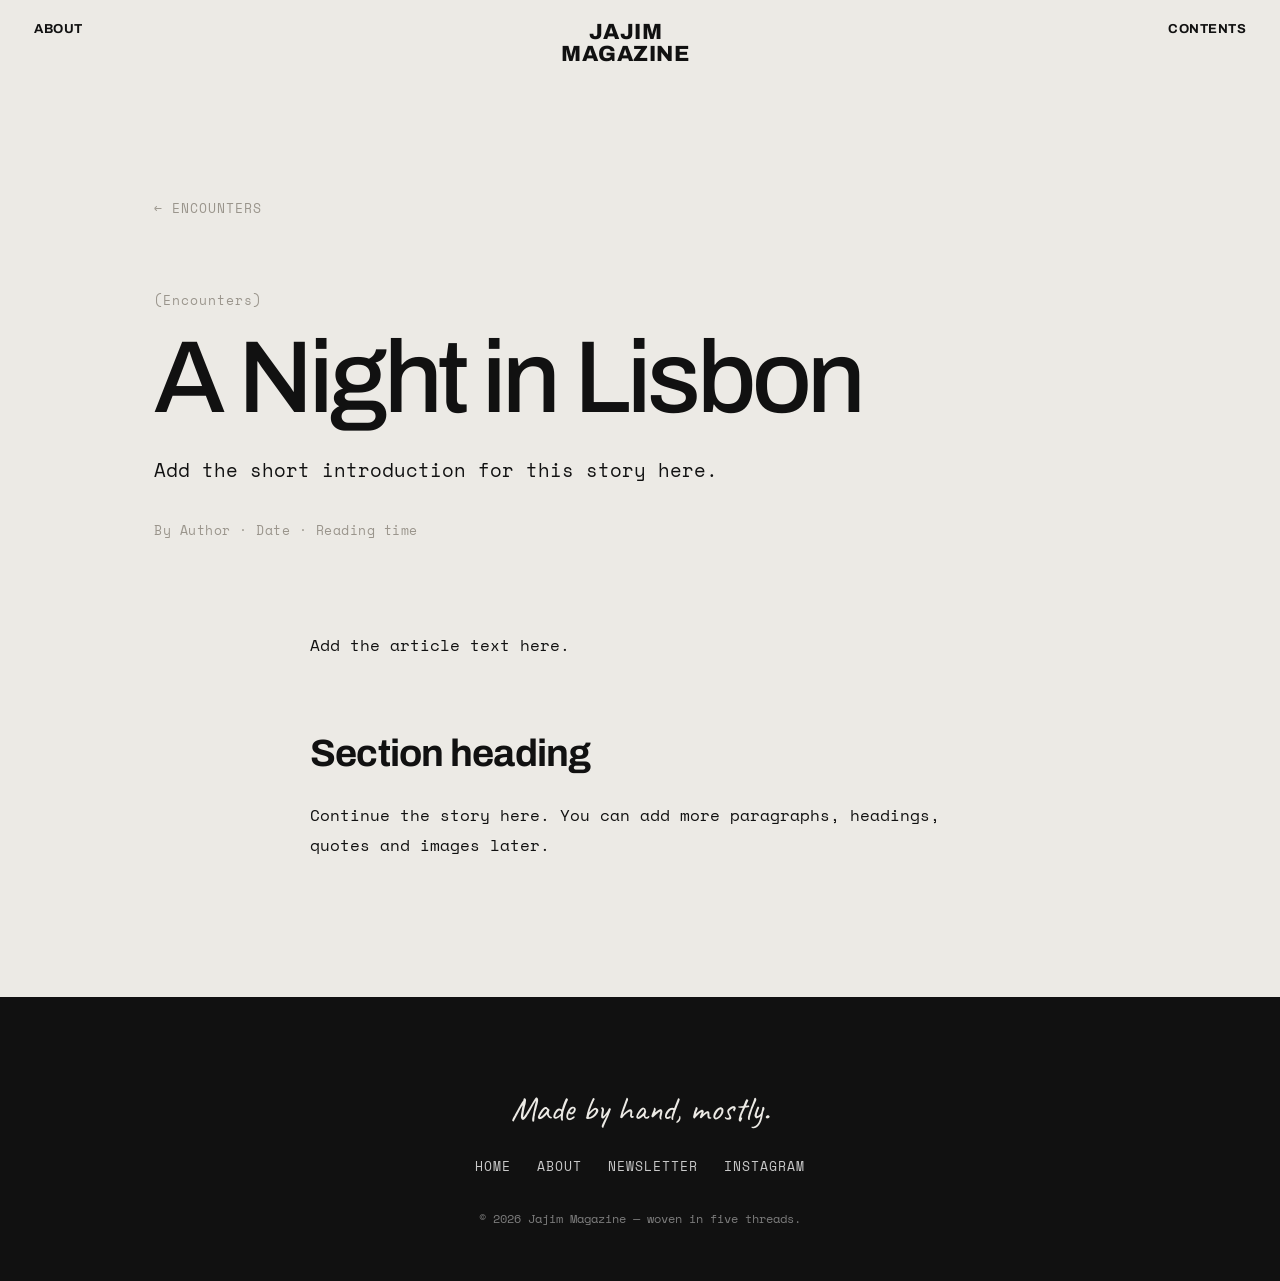
<file: articles/lisbon-night.html>
<!DOCTYPE html>
<html lang="en">
<head>
  <meta charset="UTF-8" />
  <meta name="viewport" content="width=device-width, initial-scale=1.0" />
  <title>A Night in Lisbon — Jajim</title>
  <link rel="preconnect" href="https://fonts.googleapis.com">
  <link rel="preconnect" href="https://fonts.gstatic.com" crossorigin>
  <link href="https://fonts.googleapis.com/css2?family=Archivo:wght@400;500;600;700;800;900&family=Space+Mono:wght@400;700&family=Caveat:wght@600&display=swap" rel="stylesheet">
  <link rel="stylesheet" href="../styles.css" />
</head>
<body>

  <header class="site-header">
    <a href="../about.html" class="corner corner-left">ABOUT</a>
    <div class="brand"><span>JAJIM</span><span>MAGAZINE</span></div>
    <a href="../index.html#contents" class="corner corner-right">CONTENTS</a>
  </header>

  <main class="page">
    <a href="../category.html?cat=experience" class="back">← Encounters</a>

    <span class="page-eyebrow">(Encounters)</span>
    <h1 class="page-title" style="font-size: clamp(40px, 8vw, 120px)">A Night in Lisbon</h1>

    <p class="page-lede">Add the short introduction for this story here.</p>
    <p class="byline">By Author · Date · Reading time</p>

    <div class="doc">
      <p>Add the article text here.</p>

      <h2>Section heading</h2>
      <p>Continue the story here. You can add more paragraphs, headings, quotes and images later.</p>

      <!-- Suggested image folder:
           ../media/encounters/lisbon-night/
      -->
    </div>
  </main>

  <footer class="page-footer">
    <p class="mark">Made by hand, mostly.</p>
    <div class="links">
      <a href="../index.html">Home</a>
      <a href="../about.html">About</a>
      <a href="#">Newsletter</a>
      <a href="#">Instagram</a>
    </div>
    <p class="copy">© 2026 Jajim Magazine — woven in five threads.</p>
  </footer>

</body>
</html>
</file>
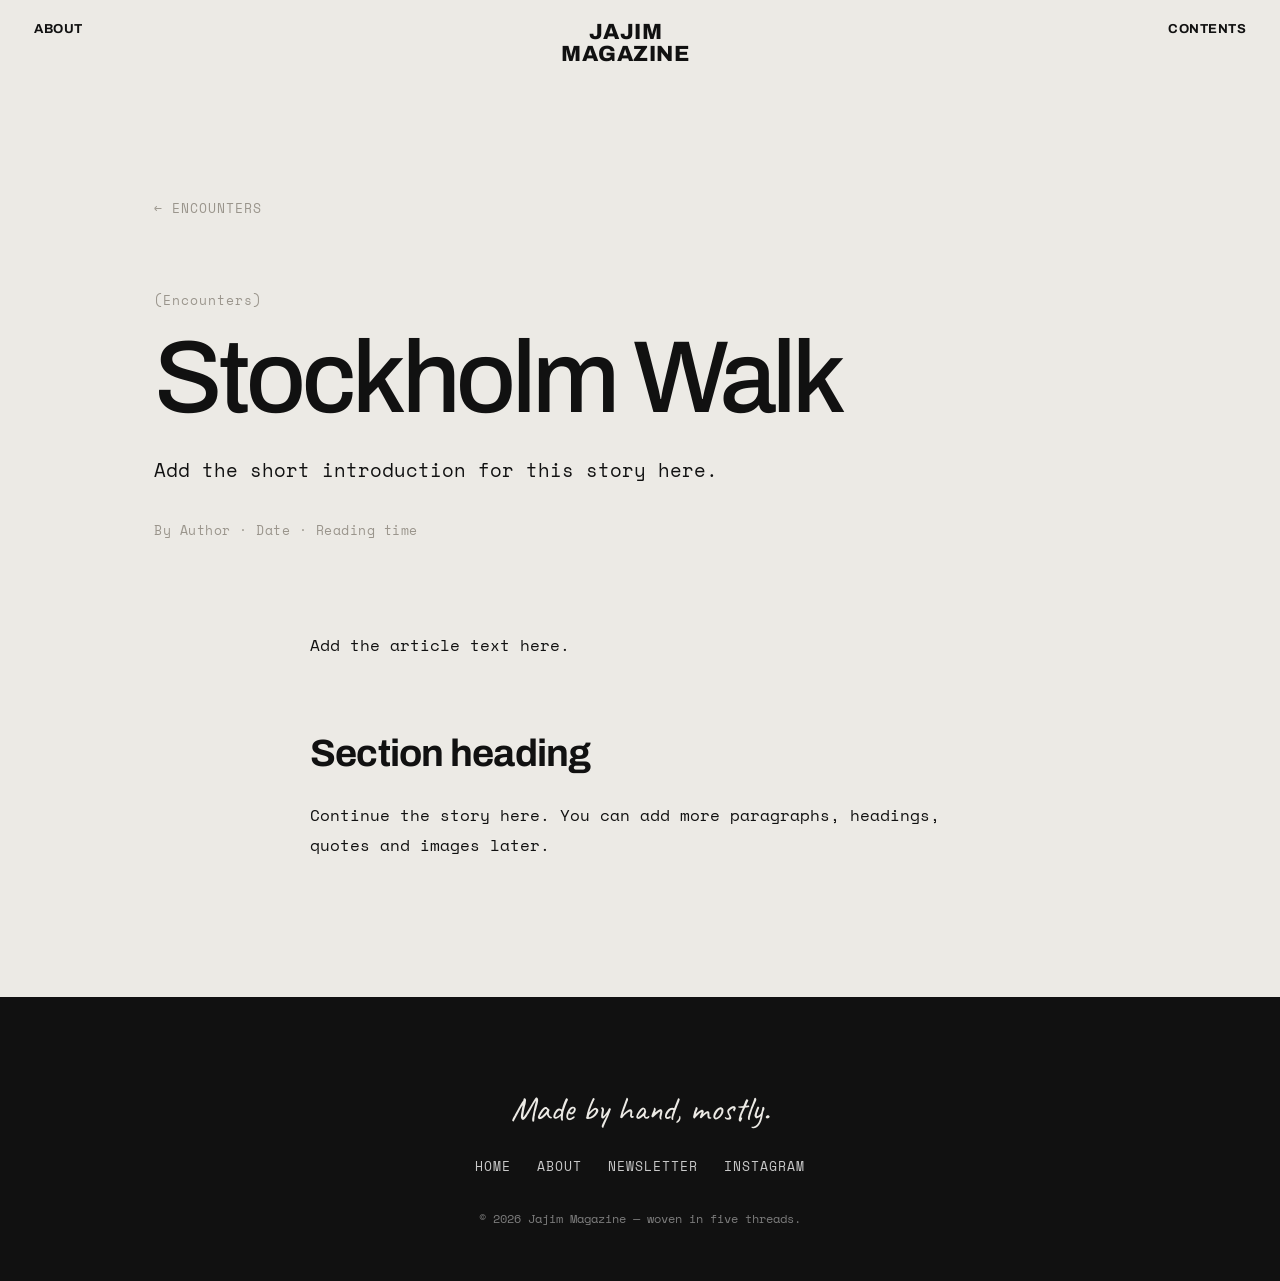
<file: articles/stockholm-walk.html>
<!DOCTYPE html>
<html lang="en">
<head>
  <meta charset="UTF-8" />
  <meta name="viewport" content="width=device-width, initial-scale=1.0" />
  <title>Stockholm Walk — Jajim</title>
  <link rel="preconnect" href="https://fonts.googleapis.com">
  <link rel="preconnect" href="https://fonts.gstatic.com" crossorigin>
  <link href="https://fonts.googleapis.com/css2?family=Archivo:wght@400;500;600;700;800;900&family=Space+Mono:wght@400;700&family=Caveat:wght@600&display=swap" rel="stylesheet">
  <link rel="stylesheet" href="../styles.css" />
</head>
<body>

  <header class="site-header">
    <a href="../about.html" class="corner corner-left">ABOUT</a>
    <div class="brand"><span>JAJIM</span><span>MAGAZINE</span></div>
    <a href="../index.html#contents" class="corner corner-right">CONTENTS</a>
  </header>

  <main class="page">
    <a href="../category.html?cat=experience" class="back">← Encounters</a>

    <span class="page-eyebrow">(Encounters)</span>
    <h1 class="page-title" style="font-size: clamp(40px, 8vw, 120px)">Stockholm Walk</h1>

    <p class="page-lede">Add the short introduction for this story here.</p>
    <p class="byline">By Author · Date · Reading time</p>

    <div class="doc">
      <p>Add the article text here.</p>

      <h2>Section heading</h2>
      <p>Continue the story here. You can add more paragraphs, headings, quotes and images later.</p>

      <!-- Suggested image folder:
           ../media/encounters/stockholm-walk/
      -->
    </div>
  </main>

  <footer class="page-footer">
    <p class="mark">Made by hand, mostly.</p>
    <div class="links">
      <a href="../index.html">Home</a>
      <a href="../about.html">About</a>
      <a href="#">Newsletter</a>
      <a href="#">Instagram</a>
    </div>
    <p class="copy">© 2026 Jajim Magazine — woven in five threads.</p>
  </footer>

</body>
</html>
</file>
<file: styles.css>
/* ==========================================================
   JAJIM — editorial redesign
   Full-bleed cover · floating monospace cards · giant type
   ========================================================== */

:root {
  --paper:  #ECEAE5;   /* light editorial gray */
  --card:   #FFFFFF;
  --ink:    #111111;
  --muted:  #9A958C;
  --line:   #D6D2C9;

  --sans:   'Archivo', -apple-system, BlinkMacSystemFont, sans-serif;
  --mono:   'Space Mono', ui-monospace, monospace;
  --marker: 'Caveat', cursive;
}

* { box-sizing: border-box; margin: 0; padding: 0; }
html { scroll-behavior: smooth; }
body {
  font-family: var(--sans);
  color: var(--ink);
  background: var(--paper);
  -webkit-font-smoothing: antialiased;
}
a { color: inherit; text-decoration: none; }

/* ===== Persistent header ===== */
.site-header {
  position: fixed;
  top: 0; left: 0; right: 0;
  z-index: 200;
  display: flex;
  justify-content: space-between;
  align-items: flex-start;
  padding: 22px 34px;
  color: var(--ink);                /* dark on light inner pages */
}
/* Home header sits over the dark cover photo and scrolls away with it */
.site-header.home {
  position: absolute;
  color: #fff;
  text-shadow: 0 2px 16px rgba(0,0,0,.65);
}
.corner {
  font-family: var(--sans);
  font-weight: 700;
  font-size: 13px;
  letter-spacing: .5px;
  text-transform: uppercase;
  transition: opacity .2s;
}
.corner:hover { opacity: .6; }
.brand {
  text-align: center;
  font-weight: 800;
  font-size: 22px;
  line-height: .98;
  letter-spacing: .5px;
  text-transform: uppercase;
}
.brand span { display: block; }

/* ===== COVER : full-bleed loom image (monochrome) ===== */
.cover {
  position: relative;
  height: 100vh;
  height: 100svh;
  width: 100%;
  background: #1a1a1a url('media/jajim-cover-desktop.jpg') center / cover no-repeat;
}
.cover::after {                       /* desaturate + darken, B&W mood */
  content: "";
  position: absolute; inset: 0;
  background: linear-gradient(180deg, rgba(0,0,0,.82) 0%, rgba(0,0,0,.18) 15%, rgba(10,10,10,.22) 45%, rgba(10,10,10,.6) 100%);
  backdrop-filter: grayscale(1) contrast(1.05);
  -webkit-backdrop-filter: grayscale(1) contrast(1.05);
  pointer-events: none;
}
/* ---- Hover-reveal media collage (Readymag-style) ---- */
.reveal-grid {
  position: absolute; inset: 0; z-index: 5;
  pointer-events: none; opacity: 0;
  transition: opacity .35s ease;
  background-image:
    linear-gradient(to right, rgba(255,255,255,.30) 1px, transparent 1px),
    linear-gradient(to bottom, rgba(255,255,255,.30) 1px, transparent 1px);
  background-size: 6.25vw 6.25vw;
}
.cover.revealing .reveal-grid { opacity: 1; }
.cover.revealing::after {            /* deepen the dark wash while revealing */
  background: linear-gradient(180deg, rgba(0,0,0,.78) 0%, rgba(0,0,0,.5) 40%, rgba(0,0,0,.7) 100%);
}

.reveal-layer { position: absolute; inset: 0; z-index: 4; pointer-events: none; overflow: hidden; }
.reveal-group { position: absolute; inset: 0; }

/* Borderless image blocks, anchored to the screen edges, grid-aligned */
.reveal-tile {
  position: absolute; margin: 0; overflow: hidden;
  opacity: 0;
  transition: opacity .45s ease, transform .55s cubic-bezier(.2,.8,.2,1);
  transition-delay: 0ms;
}
.reveal-tile img,
.reveal-tile video {
  width: 100%; height: 100%;
  object-fit: cover;
  display: block;
}
.reveal-group.on .reveal-tile { opacity: 1; transform: none; }

.reveal-tile.tr { top: 0;   right: 0;   width: 43.75vw; height: 62vh; transform: translateY(-16px); }
.reveal-tile.bl { left: 0;  bottom: 0;  width: 37.5vw;  height: 56vh; transform: translateX(-16px); }
.reveal-tile.bc { left: 50vw; bottom: 0; width: 37.5vw; height: 58vh; transform: translateY(16px); }
.reveal-tile.tl { top: 0;   left: 0;    width: 37.5vw;  height: 54vh; transform: translateX(-16px); }
.reveal-tile.mr { top: 24vh; right: 0;  width: 37.5vw;  height: 54vh; transform: translateX(16px); }

/* Masking-tape marker label, sits right next to the dot */
.reveal-caption {
  position: absolute; z-index: 6;
  font-family: var(--marker);
  font-size: 30px; line-height: 1;
  color: #1c1c1c; white-space: nowrap;
  background: rgba(232,228,219,.92);
  padding: 6px 16px;
  transform: rotate(-3deg);
  box-shadow: 0 8px 22px rgba(0,0,0,.4);
  opacity: 0; transition: opacity .3s ease .05s;
  pointer-events: none;
}
.reveal-group.on .reveal-caption { opacity: 1; }

.cover-side {
  position: absolute;
  top: 46%; left: 34px; z-index: 2;
  font-family: var(--sans);
  font-weight: 700; font-size: 13px;
  letter-spacing: .5px; text-transform: uppercase;
  color: #fff;
}
.cover-issue {
  position: absolute;
  top: 46%; right: 34px; z-index: 2;
  font-family: var(--mono); font-size: 12px;
  color: #fff;
}

/* Dot hotspots over yarn balls */
.dot {
  position: absolute;
  z-index: 3;
  transform: translate(-50%, -50%);
  background: transparent;
  border: none;
  cursor: pointer;
  color: #fff;
  font-family: var(--mono);
  font-size: 14px;
  padding-left: 18px;
  white-space: nowrap;
  text-shadow: 0 1px 8px rgba(0,0,0,.7);
  transition: transform .2s, opacity .2s;
}
.dot::before {
  content: "";
  position: absolute;
  left: 0; top: 50%;
  transform: translateY(-50%);
  width: 10px; height: 10px;
  border-radius: 50%;
  background: #fff;
  box-shadow: 0 0 0 0 rgba(255,255,255,.6);
  animation: pulse 2.4s infinite;
}
.dot:hover { transform: translate(-50%, -50%) scale(1.06); }
@keyframes pulse {
  0%   { box-shadow: 0 0 0 0 rgba(255,255,255,.5); }
  70%  { box-shadow: 0 0 0 12px rgba(255,255,255,0); }
  100% { box-shadow: 0 0 0 0 rgba(255,255,255,0); }
}

.scroll-hint {
  position: absolute;
  bottom: 30px; left: 50%; z-index: 2;
  transform: translateX(-50%);
  text-align: center;
  font-family: var(--mono); font-size: 12px;
  color: #fff;
  line-height: 1.3;
  animation: bob 2s ease-in-out infinite;
}
@keyframes bob { 0%,100%{ transform: translateX(-50%) translateY(0);} 50%{ transform: translateX(-50%) translateY(6px);} }

/* ===== CHAPTERS ===== */
.chapter {
  position: relative;
  min-height: 100vh;
  padding: 14vh 5vw 16vh;
  border-top: 1px solid var(--line);
  overflow: hidden;
  scroll-margin-top: 0;
}
.chapter-title {
  position: sticky;
  top: 42vh;
  z-index: 0;
  text-align: center;
  font-weight: 500;
  font-size: clamp(64px, 16vw, 260px);
  line-height: .9;
  letter-spacing: -.04em;
  color: var(--ink);
  pointer-events: none;
}
.sticker {
  display: inline-block;
  font-family: var(--marker);
  font-weight: 600;
  font-size: .42em;
  letter-spacing: 0;
  color: #2a2a2a;
  background: #DCD8CE;
  padding: .02em .35em;
  transform: rotate(-4deg);
  border-radius: 2px;
  box-shadow: 0 3px 10px rgba(0,0,0,.12);
  vertical-align: .35em;
}

/* Floating cards layered over the giant headline */
.cards {
  position: relative;
  z-index: 2;
  max-width: 760px;
  margin: 0 auto;
  display: flex;
  flex-direction: column;
  gap: 26vh;
}
.card {
  background: var(--card);
  border-radius: 16px;
  padding: 30px 34px;
  box-shadow: 0 24px 60px -28px rgba(0,0,0,.35);
  display: grid;
  grid-template-columns: 78px 1fr;
  gap: 16px;
  align-items: start;
}
.card .tag {
  font-family: var(--mono);
  font-size: 13px;
  color: var(--muted);
  padding-top: 4px;
}
.card .en {
  grid-column: 2;
  font-family: var(--mono);
  font-size: 16px;
  line-height: 1.7;
  color: var(--ink);
}
.card .fa {
  grid-column: 2;
  font-family: var(--mono);
  font-size: 15px;
  line-height: 2;
  color: var(--muted);
  direction: rtl;
  text-align: right;
  margin-top: 14px;
}
.card .quote {
  grid-column: 2;
  font-family: var(--sans);
  font-weight: 700;
  font-size: clamp(19px, 2.1vw, 26px);
  line-height: 1.25;
  letter-spacing: -.01em;
}
.card-a { margin-right: 8%; }
.card-b { margin-left: 14%; }
.card-c {
  display: block;
  text-align: center;
  margin-right: 4%;
}
.card .more {
  font-family: var(--mono);
  font-size: 14px;
  text-transform: uppercase;
  letter-spacing: 1px;
  border-bottom: 2px solid var(--ink);
  padding-bottom: 4px;
}
.card .more:hover { opacity: .6; }

/* ===== CONTENTS ===== */
.contents {
  background: var(--ink);
  color: var(--paper);
  padding: 12vh 5vw;
}
.contents .tag {
  font-family: var(--mono);
  font-size: 13px;
  color: #8a8a8a;
  display: block;
  margin-bottom: 30px;
}
.toc { list-style: none; max-width: 1100px; margin: 0 auto; }
.toc li {
  display: flex;
  align-items: baseline;
  justify-content: space-between;
  border-top: 1px solid #333;
  padding: 22px 0;
}
.toc li:last-child { border-bottom: 1px solid #333; }
.toc a {
  font-weight: 600;
  font-size: clamp(34px, 6vw, 84px);
  letter-spacing: -.03em;
  transition: opacity .2s, padding-left .2s;
}
.toc li:hover a { opacity: .55; padding-left: 14px; }
.toc span {
  font-family: var(--mono);
  font-size: 13px;
  color: #8a8a8a;
}

/* ===== FOOTER ===== */
.footer {
  background: var(--paper);
  color: var(--ink);
  text-align: center;
  padding: 60px 24px;
  font-family: var(--mono);
  font-size: 12px;
}
.footer .tag-line {
  font-family: var(--marker);
  font-size: 30px;
  margin-bottom: 12px;
}

/* ===== INNER CONTENT PAGES (category / article / about) ===== */
.page {
  padding: 22vh 5vw 12vh;
  max-width: 1100px;
  margin: 0 auto;
}
.back {
  display: inline-block;
  font-family: var(--mono);
  font-size: 13px;
  text-transform: uppercase;
  letter-spacing: 1px;
  color: var(--muted);
  margin-bottom: 8vh;
}
.back:hover { color: var(--ink); }

.page-eyebrow {
  display: block;
  font-family: var(--mono);
  font-size: 13px;
  letter-spacing: 1px;
  color: var(--muted);
  margin-bottom: 22px;
}
.page-title {
  font-weight: 500;
  font-size: clamp(54px, 12vw, 180px);
  line-height: .9;
  letter-spacing: -.04em;
  margin-bottom: 30px;
}
.page-lede {
  font-family: var(--mono);
  font-size: clamp(16px, 1.6vw, 19px);
  line-height: 1.7;
  max-width: 620px;
  color: var(--ink);
}
.page-lede.fa {
  direction: rtl; text-align: right;
  color: var(--muted);
  margin-top: 16px;
}
.byline {
  font-family: var(--mono);
  font-size: 13px;
  letter-spacing: .5px;
  color: var(--muted);
  margin-top: 34px;
}

/* Story list (category + "keep reading") */
.story-list { list-style: none; margin-top: 10vh; }
.story-item {
  display: grid;
  grid-template-columns: 60px 1fr auto 30px;
  align-items: baseline;
  gap: 24px;
  padding: 28px 0;
  border-top: 1px solid var(--line);
  cursor: pointer;
  transition: padding-left .2s, background .2s;
}
.story-list .story-item:last-child { border-bottom: 1px solid var(--line); }
.story-item:hover { padding-left: 14px; }
.story-num {
  font-family: var(--mono);
  font-size: 13px;
  color: var(--muted);
}
.story-name {
  font-weight: 600;
  font-size: clamp(20px, 2.6vw, 34px);
  letter-spacing: -.02em;
  line-height: 1.1;
}
.story-cat {
  font-family: var(--mono);
  font-size: 13px;
  color: var(--muted);
  white-space: nowrap;
}
.story-arrow {
  font-family: var(--mono);
  font-size: 18px;
  opacity: 0;
  transition: opacity .2s, transform .2s;
}
.story-item:hover .story-arrow { opacity: 1; transform: translateX(4px); }

.list-head {
  font-weight: 500;
  font-size: clamp(34px, 6vw, 80px);
  letter-spacing: -.03em;
  margin-bottom: 2vh;
}

/* Article reading column */
.doc {
  max-width: 660px;
  margin: 10vh auto 0;
}
.doc p {
  font-family: var(--mono);
  font-size: 16px;
  line-height: 1.9;
  margin-bottom: 28px;
}
.doc h2 {
  font-weight: 700;
  font-size: clamp(24px, 3vw, 38px);
  letter-spacing: -.02em;
  margin: 8vh 0 26px;
}
.doc strong { font-weight: 700; }
.doc blockquote {
  font-weight: 700;
  font-size: clamp(24px, 3.4vw, 40px);
  line-height: 1.2;
  letter-spacing: -.02em;
  margin: 8vh 0;
  padding-left: 26px;
  border-left: 3px solid var(--ink);
}
.doc a.inline {
  border-bottom: 1px solid var(--ink);
}

/* Page footer (shared on inner pages) */
.page-footer {
  background: var(--ink);
  color: var(--paper);
  padding: 10vh 5vw 6vh;
  text-align: center;
}
.page-footer .mark {
  font-family: var(--marker);
  font-size: 34px;
  margin-bottom: 26px;
}
.page-footer .links {
  display: flex;
  justify-content: center;
  flex-wrap: wrap;
  gap: 26px;
  font-family: var(--mono);
  font-size: 13px;
  text-transform: uppercase;
  letter-spacing: 1px;
  margin-bottom: 34px;
}
.page-footer .links a { color: #c9c9c9; }
.page-footer .links a:hover { color: #fff; }
.page-footer .copy {
  font-family: var(--mono);
  font-size: 12px;
  color: #7c7c7c;
}

/* Mid-size screens: shrink the hover collage so tiles don't swallow the page */
@media (max-width: 1100px) {
  .reveal-tile.tr { width: 50vw; height: 40vh; }
  .reveal-tile.bl { width: 44vw; height: 36vh; }
  .reveal-tile.bc { left: 52vw; width: 44vw; height: 38vh; }
  .reveal-tile.tl { width: 44vw; height: 34vh; }
  .reveal-tile.mr { top: 30vh; width: 44vw; height: 36vh; }
  .reveal-caption { font-size: 24px; }
}

/* ===== Responsive ===== */
@media (max-width: 760px) {
  .brand { font-size: 16px; }
  .corner { font-size: 11px; }
  .cover-side, .cover-issue { display: none; }
  .dot { font-size: 12px; }
  /* Touch: first tap previews, second tap opens. Compact tile layout. */
  .reveal-grid { display: none; }
  .reveal-tile.tr { top: 0;    right: 0;  width: 62vw; height: 26vh; }
  .reveal-tile.tl { top: 0;    left: 0;   width: 62vw; height: 24vh; }
  .reveal-tile.mr { top: 26vh; right: 0;  width: 56vw; height: 24vh; }
  .reveal-tile.bl { bottom: 0; left: 0;   width: 62vw; height: 26vh; }
  .reveal-tile.bc { left: auto; right: 0; bottom: 0; width: 56vw; height: 24vh; }
  .reveal-caption { font-size: 20px; padding: 4px 12px; }
  .chapter { padding: 12vh 6vw 14vh; }
  .chapter-title { top: 38vh; }
  .cards { gap: 18vh; }
  .card { grid-template-columns: 54px 1fr; padding: 22px 20px; }
  .card-a, .card-b, .card-c { margin: 0; }
  .card .quote { grid-column: 1 / -1; }
  .page { padding: 18vh 7vw 10vh; }
  .story-item {
    grid-template-columns: 36px 1fr;
    gap: 6px 16px;
  }
  .story-cat { grid-column: 2; }
  .story-arrow { display: none; }
}


/* ===== ENCOUNTERS FLIP CARDS =====
   Only used on category.html?cat=experience.
   HTML provides two faces, CSS handles the 3D turn,
   and JavaScript only toggles .is-flipped. */
.encounter-grid {
  margin-top: 10vh;
  display: grid;
  grid-template-columns: repeat(2, minmax(0, 1fr));
  gap: 28px;
}

.encounter-grid .flip-card:nth-child(3) {
  grid-column: 1 / -1;
  max-width: 760px;
  width: 100%;
  justify-self: center;
}

.flip-card {
  min-height: 520px;
  perspective: 1200px;
  cursor: pointer;
  outline: none;
}

.flip-card:focus-visible {
  outline: 2px solid var(--ink);
  outline-offset: 6px;
}

.flip-card-inner {
  position: relative;
  width: 100%;
  height: 100%;
  min-height: 520px;
  transition: transform .65s cubic-bezier(.2,.75,.2,1);
  transform-style: preserve-3d;
}

.flip-card.is-flipped .flip-card-inner {
  transform: rotateY(180deg);
}

.flip-card-face {
  position: absolute;
  inset: 0;
  border-radius: 18px;
  overflow: hidden;
  backface-visibility: hidden;
  -webkit-backface-visibility: hidden;
  box-shadow: 0 26px 70px -34px rgba(0,0,0,.42);
}

.flip-card-front {
  background: #222;
  color: #fff;
}

.flip-card-front img {
  width: 100%;
  height: 100%;
  object-fit: cover;
  display: block;
  filter: saturate(.78) contrast(1.03);
  transition: transform .5s ease;
}

.flip-card:hover .flip-card-front img {
  transform: scale(1.025);
}

.flip-card-shade {
  position: absolute;
  inset: 0;
  background: linear-gradient(180deg, rgba(0,0,0,.08) 25%, rgba(0,0,0,.78) 100%);
}

.flip-card-num,
.flip-card-meta,
.flip-card-hint {
  font-family: var(--mono);
  font-size: 12px;
  letter-spacing: .5px;
}

.flip-card-num {
  position: absolute;
  top: 22px;
  left: 24px;
  z-index: 2;
}

.flip-card-front-copy {
  position: absolute;
  left: 24px;
  right: 24px;
  bottom: 24px;
  z-index: 2;
}

.flip-card-meta {
  display: block;
  margin-bottom: 12px;
  text-transform: uppercase;
}

.flip-card-face h2 {
  font-weight: 600;
  font-size: clamp(28px, 3.6vw, 48px);
  line-height: .98;
  letter-spacing: -.035em;
}

.flip-card-hint {
  display: block;
  margin-top: 22px;
  opacity: .72;
}

.flip-card-back {
  transform: rotateY(180deg);
  background: var(--card);
  color: var(--ink);
  padding: 68px 34px 32px;
  display: flex;
  flex-direction: column;
}

.flip-card-back .flip-card-num {
  color: var(--muted);
}

.flip-card-back .flip-card-meta {
  color: var(--muted);
}

.flip-card-back p {
  font-family: var(--mono);
  font-size: 15px;
  line-height: 1.75;
  margin-top: 26px;
  max-width: 48ch;
}

.flip-card-read {
  align-self: flex-start;
  margin-top: auto;
  padding-top: 28px;
  font-family: var(--mono);
  font-size: 13px;
  text-transform: uppercase;
  letter-spacing: .7px;
  border-bottom: 1px solid var(--ink);
}

.flip-card-read:hover {
  opacity: .55;
}

.flip-card-back .flip-card-hint {
  color: var(--muted);
}

@media (max-width: 760px) {
  .encounter-grid {
    grid-template-columns: 1fr;
    gap: 22px;
  }

  .encounter-grid .flip-card:nth-child(3) {
    grid-column: auto;
  }

  .flip-card,
  .flip-card-inner {
    min-height: 470px;
  }

  .flip-card-back {
    padding: 62px 24px 26px;
  }

  .flip-card-face h2 {
    font-size: clamp(28px, 9vw, 40px);
  }
}


/* ===== MOBILE UX PASS =====
   Tag: mobile usability
   Description: Larger tap targets, safer spacing, readable article text,
   and simpler one-column layouts on phones without changing desktop styling. */
@media (max-width: 760px) {
  html {
    -webkit-text-size-adjust: 100%;
  }

  body {
    overflow-x: hidden;
  }

  /* Keep navigation clear of phone notches and give links a 44px tap area. */
  .site-header {
    padding:
      calc(12px + env(safe-area-inset-top))
      calc(14px + env(safe-area-inset-right))
      12px
      calc(14px + env(safe-area-inset-left));
    align-items: center;
    background: rgba(236, 234, 229, .92);
    backdrop-filter: blur(12px);
    -webkit-backdrop-filter: blur(12px);
    border-bottom: 1px solid rgba(17,17,17,.07);
  }

  .site-header.home {
    padding:
      calc(14px + env(safe-area-inset-top))
      calc(14px + env(safe-area-inset-right))
      14px
      calc(14px + env(safe-area-inset-left));
    background: transparent;
    backdrop-filter: none;
    -webkit-backdrop-filter: none;
    border-bottom: 0;
  }

  .corner {
    min-height: 44px;
    min-width: 64px;
    display: inline-flex;
    align-items: center;
    font-size: 10px;
  }

  .corner-right {
    justify-content: flex-end;
  }

  .brand {
    font-size: 15px;
    line-height: 1;
  }

  /* Homepage: prioritize tapping a section over desktop-style hover effects. */
  .cover {
    min-height: 100svh;
    background-position: 50% center;
  }

  .reveal-layer {
    display: none;
  }

  .dot {
    min-width: 44px;
    min-height: 44px;
    padding: 12px 10px 12px 28px;
    font-size: 11px;
    line-height: 1.2;
    touch-action: manipulation;
  }

  .dot::before {
    left: 10px;
    width: 11px;
    height: 11px;
  }

  /* Inner pages: less empty space before the content on a phone. */
  .page {
    padding:
      calc(118px + env(safe-area-inset-top))
      20px
      72px;
  }

  .back {
    margin-bottom: 42px;
    min-height: 44px;
    display: inline-flex;
    align-items: center;
  }

  .page-eyebrow {
    font-size: 11px;
    margin-bottom: 16px;
  }

  .page-title {
    font-size: clamp(42px, 15vw, 72px);
    line-height: .94;
    overflow-wrap: anywhere;
    margin-bottom: 22px;
  }

  .page-title .sticker {
    margin-top: 8px;
  }

  .page-lede {
    font-size: 15px;
    line-height: 1.65;
  }

  .byline {
    font-size: 11px;
    line-height: 1.6;
    margin-top: 24px;
  }

  /* Story rows become clear stacked mobile cards/rows. */
  .story-list {
    margin-top: 56px;
  }

  .story-item {
    grid-template-columns: 28px 1fr;
    gap: 8px 12px;
    padding: 22px 0;
    min-height: 88px;
    touch-action: manipulation;
  }

  .story-name {
    font-size: 22px;
    line-height: 1.08;
  }

  .story-cat {
    grid-column: 2;
    font-size: 11px;
    white-space: normal;
  }

  /* Long-form reading: use the sans font on small screens for comfort. */
  .doc {
    margin-top: 58px;
  }

  .doc p {
    font-family: var(--sans);
    font-size: 17px;
    line-height: 1.72;
    margin-bottom: 24px;
  }

  .doc h2 {
    margin: 54px 0 20px;
    font-size: 28px;
    line-height: 1.05;
  }

  .doc blockquote {
    margin: 52px 0;
    padding-left: 18px;
    font-size: 26px;
    line-height: 1.18;
  }

  .list-head {
    font-size: 38px;
    line-height: 1;
  }

  /* Encounters: one large, thumb-friendly card per row. */
  .encounter-grid {
    margin-top: 56px;
    grid-template-columns: 1fr;
    gap: 18px;
  }

  .encounter-grid .flip-card:nth-child(3) {
    grid-column: auto;
  }

  .flip-card,
  .flip-card-inner {
    min-height: min(68svh, 540px);
  }

  .flip-card-face {
    border-radius: 14px;
  }

  .flip-card-front-copy {
    left: 20px;
    right: 20px;
    bottom: 20px;
  }

  .flip-card-num {
    top: 18px;
    left: 20px;
  }

  .flip-card-face h2 {
    font-size: clamp(27px, 8.6vw, 38px);
    line-height: 1;
  }

  .flip-card-meta,
  .flip-card-hint {
    font-size: 11px;
  }

  .flip-card-hint {
    margin-top: 16px;
  }

  .flip-card-back {
    padding: 58px 22px 22px;
  }

  .flip-card-back p {
    font-size: 14px;
    line-height: 1.65;
    margin-top: 20px;
  }

  .flip-card-read {
    min-height: 44px;
    display: inline-flex;
    align-items: center;
    padding-top: 16px;
    font-size: 12px;
  }

  .page-footer {
    padding:
      64px
      calc(18px + env(safe-area-inset-right))
      calc(36px + env(safe-area-inset-bottom))
      calc(18px + env(safe-area-inset-left));
  }

  .page-footer .links {
    gap: 4px 14px;
  }

  .page-footer .links a {
    min-height: 44px;
    display: inline-flex;
    align-items: center;
  }

  .page-footer .copy {
    line-height: 1.6;
  }
}

/* Small phones: reduce header crowding and title size a little more. */
@media (max-width: 390px) {
  .corner {
    min-width: 56px;
    font-size: 9px;
  }

  .brand {
    font-size: 13px;
  }

  .page {
    padding-left: 16px;
    padding-right: 16px;
  }

  .page-title {
    font-size: clamp(38px, 14vw, 58px);
  }

  .dot {
    font-size: 10px;
  }
}

/* Respect people who prefer less animation. */
@media (prefers-reduced-motion: reduce) {
  *,
  *::before,
  *::after {
    scroll-behavior: auto !important;
    animation-duration: .01ms !important;
    animation-iteration-count: 1 !important;
    transition-duration: .01ms !important;
  }
}


/* ===== TOUCH COVER BEHAVIOR =====
   Tag: mobile cover simplification
   Description: Phones/tablets never show hover preview images or GIFs.
   Tapping a section dot navigates directly to that category. */
@media (hover: none), (pointer: coarse) {
  .reveal-layer,
  .reveal-grid,
  .reveal-group,
  .reveal-tile,
  .reveal-caption {
    display: none !important;
  }

  .cover.revealing::after {
    background: linear-gradient(
      180deg,
      rgba(0,0,0,.82) 0%,
      rgba(0,0,0,.18) 15%,
      rgba(10,10,10,.22) 45%,
      rgba(10,10,10,.6) 100%
    );
  }

  .dot {
    -webkit-tap-highlight-color: transparent;
  }
}


/* ===== MOBILE COVER PREVIEW =====
   Tag: mobile preview parity
   Description: Touch devices keep the editorial preview + grid.
   Dots stay above previews so users can switch sections, and JavaScript
   closes each preview automatically after five seconds. */
@media (max-width: 760px) {
  .reveal-layer {
    display: block !important;
    z-index: 4;
  }

  .reveal-grid {
    display: block !important;
    background-size: 18vw 18vw;
    z-index: 8;
  }

  .reveal-group,
  .reveal-tile,
  .reveal-caption {
    display: block !important;
  }

  .dot {
    z-index: 20;
  }

  .cover.revealing .dot {
    background: rgba(0,0,0,.42);
    border-radius: 999px;
    padding-right: 12px;
    backdrop-filter: blur(5px);
    -webkit-backdrop-filter: blur(5px);
  }

  .cover.revealing .dot::before {
    left: 10px;
  }

  .reveal-caption {
    z-index: 10;
  }
}

/* Touch devices should show previews rather than hiding them. */
@media (hover: none), (pointer: coarse) {
  .reveal-layer,
  .reveal-grid,
  .reveal-group,
  .reveal-tile,
  .reveal-caption {
    display: block !important;
  }

  .dot {
    z-index: 20;
    -webkit-tap-highlight-color: transparent;
  }
}


/* ===== MOBILE FOCUSED PREVIEW =====
   Tag: focused mobile cover preview
   Description: Normal state shows all five dots and no grid.
   During a touch preview, only the selected dot remains visible.
   The preview and grid disappear automatically after five seconds. */
@media (max-width: 760px) {
  /* Reliable grid overlay: hidden until a preview is active. */
  .cover::before {
    content: "";
    position: absolute;
    inset: 0;
    z-index: 15;
    pointer-events: none;
    opacity: 0;
    transition: opacity .2s ease;
    background-image:
      linear-gradient(to right, rgba(255,255,255,.28) 1px, transparent 1px),
      linear-gradient(to bottom, rgba(255,255,255,.28) 1px, transparent 1px);
    background-size: 18vw 18vw;
  }

  .cover.revealing::before {
    opacity: 1;
  }

  /* Avoid drawing two different grids on mobile. */
  .reveal-grid {
    opacity: 0 !important;
  }

  /* The selected section name is enough on mobile; hide tape captions. */
  .reveal-caption {
    display: none !important;
  }

  /* While previewing, hide every non-selected dot. */
  .cover.touch-previewing .dot:not(.is-active) {
    opacity: 0;
    pointer-events: none;
  }

  /* Move the selected dot to a safe centered position so labels never clip. */
  .cover.touch-previewing .dot.is-active {
    top: auto !important;
    left: 50% !important;
    bottom: calc(24px + env(safe-area-inset-bottom));
    transform: translateX(-50%);
    z-index: 30;
    opacity: 1;
    max-width: calc(100vw - 40px);
    min-height: 46px;
    padding: 12px 16px 12px 34px;
    border-radius: 999px;
    background: rgba(0,0,0,.58);
    backdrop-filter: blur(6px);
    -webkit-backdrop-filter: blur(6px);
    font-size: 12px;
    line-height: 1.2;
    text-align: center;
    white-space: nowrap;
  }

  .cover.touch-previewing .dot.is-active::before {
    left: 14px;
  }

  /* Keep preview media below the grid and selected dot. */
  .reveal-layer {
    z-index: 4;
  }

  .reveal-tile {
    z-index: 5;
  }
}


/* ===== CENTERED MOBILE PREVIEW =====
   Tag: centered touch preview
   Description: On phones, the selected section stays exactly in the center.
   Preview media appears around it in section-specific positions.
   JavaScript restores the original five-dot cover after 10 seconds. */
@media (max-width: 760px) {
  .cover.touch-previewing .dot.is-active {
    top: 50% !important;
    left: 50% !important;
    right: auto !important;
    bottom: auto !important;
    transform: translate(-50%, -50%) !important;
    z-index: 30;
    opacity: 1;
    max-width: calc(100vw - 48px);
    min-height: 48px;
    padding: 12px 18px 12px 36px;
    font-size: 12px;
    white-space: nowrap;
  }

  .cover.touch-previewing .reveal-tile {
    width: 52vw;
    height: 25svh;
    max-height: 250px;
    transform: none !important;
  }

  .reveal-group[data-thread="people"] .reveal-tile:nth-of-type(1) {
    top: 8%; right: 0; left: auto; bottom: auto;
  }
  .reveal-group[data-thread="people"] .reveal-tile:nth-of-type(2) {
    top: auto; left: 0; right: auto; bottom: 5%;
  }

  .reveal-group[data-thread="culture"] .reveal-tile:nth-of-type(1) {
    top: 9%; left: 0; right: auto; bottom: auto;
  }
  .reveal-group[data-thread="culture"] .reveal-tile:nth-of-type(2) {
    top: auto; right: 0; left: auto; bottom: 6%;
  }

  .reveal-group[data-thread="experience"] .reveal-tile:nth-of-type(1) {
    top: 7%; right: 0; left: auto; bottom: auto;
    width: 58vw; height: 27svh;
  }
  .reveal-group[data-thread="experience"] .reveal-tile:nth-of-type(2) {
    top: auto; left: 0; right: auto; bottom: 7%;
    width: 46vw; height: 23svh;
  }

  .reveal-group[data-thread="trend"] .reveal-tile:nth-of-type(1) {
    top: 7%; left: 0; right: auto; bottom: auto;
    width: 48vw;
  }
  .reveal-group[data-thread="trend"] .reveal-tile:nth-of-type(2) {
    top: auto; right: 0; left: auto; bottom: 5%;
    width: 56vw;
  }

  .reveal-group[data-thread="style"] .reveal-tile:nth-of-type(1) {
    top: 9%; right: 0; left: auto; bottom: auto;
    width: 48vw;
  }
  .reveal-group[data-thread="style"] .reveal-tile:nth-of-type(2) {
    top: auto; left: 0; right: auto; bottom: 6%;
    width: 56vw;
  }
}

@media (max-width: 390px) {
  .cover.touch-previewing .dot.is-active {
    max-width: calc(100vw - 32px);
    font-size: 11px;
  }

  .cover.touch-previewing .reveal-tile {
    height: 23svh;
  }
}


/* ===== DESKTOP DOT-ANCHORED REVEAL =====
   Tag: desktop anchored preview
   Description: On mouse/desktop screens, each section preview expands outward
   from that section's own dot. First click locks it; second click opens it.
   Mobile rules below remain unchanged. */
@media (min-width: 761px) and (hover: hover) and (pointer: fine) {
  .reveal-group {
    clip-path: circle(0 at var(--anchor-x, 50%) var(--anchor-y, 50%));
    transition:
      clip-path .7s cubic-bezier(.2,.75,.2,1),
      opacity .25s ease;
  }

  .reveal-group.on {
    clip-path: circle(145% at var(--anchor-x, 50%) var(--anchor-y, 50%));
  }

  /* The selected point stays visually present over the revealed media. */
  .cover.desktop-previewing .dot {
    z-index: 12;
  }

  .cover.desktop-previewing .dot[data-target] {
    transition: opacity .2s ease, transform .2s ease;
  }
}


/* ===== DESKTOP PREVIEW POSITION FIX =====
   Tag: desktop dot-relative media
   Description: Desktop media blocks are positioned around the selected dot,
   rather than at fixed screen corners. Each block reveals from the edge
   nearest the selected point. */
@media (min-width: 761px) and (hover: hover) and (pointer: fine) {
  /* Override the earlier full-screen circular reveal. */
  .reveal-group,
  .reveal-group.on {
    clip-path: none !important;
  }

  .cover.revealing .dot {
    z-index: 18;
  }

  .cover.revealing .dot.is-active {
    z-index: 30;
    transform: translate(-50%, -50%) scale(1.08);
  }

  .cover.revealing .dot.is-active::before {
    box-shadow: 0 0 0 10px rgba(255,255,255,.14);
  }

  /* Two editorial blocks orbit the dot:
     block 1 sits above/right, block 2 below/left. */
  .reveal-group .reveal-tile {
    right: auto;
    bottom: auto;
    width: 32vw;
    height: 34vh;
    max-width: 620px;
    max-height: 370px;
    opacity: 0;
    transform: none !important;
    transition:
      opacity .28s ease,
      clip-path .62s cubic-bezier(.2,.75,.2,1);
  }

  .reveal-group .reveal-tile:nth-of-type(1) {
    left: clamp(1vw, calc(var(--anchor-x, 50%) + 2vw), 67vw);
    top: clamp(2vh, calc(var(--anchor-y, 50%) - 32vh), 63vh);
    clip-path: circle(0 at 0% 100%);
  }

  .reveal-group .reveal-tile:nth-of-type(2) {
    left: clamp(1vw, calc(var(--anchor-x, 50%) - 34vw), 67vw);
    top: clamp(2vh, calc(var(--anchor-y, 50%) + 6vh), 63vh);
    clip-path: circle(0 at 100% 0%);
  }

  .reveal-group.on .reveal-tile {
    opacity: 1;
    clip-path: circle(145% at 50% 50%);
  }

  /* Keep the tape title near the selected dot and above media. */
  .reveal-caption {
    z-index: 22;
  }
}


/* ===== ENCOUNTERS DESKTOP OFFSET FIX =====
   Tag: encounters desktop spacing
   Description: Move the Encounters GIF farther away from its dot so the
   selected marker remains fully visible. Other sections are unchanged. */
@media (min-width: 761px) and (hover: hover) and (pointer: fine) {
  .reveal-group[data-thread="experience"] .reveal-tile:nth-of-type(1) {
    left: clamp(54vw, calc(var(--anchor-x, 64%) + 8vw), 70vw) !important;
    top: clamp(2vh, calc(var(--anchor-y, 22%) - 18vh), 30vh) !important;
    width: 28vw !important;
    height: 30vh !important;
  }

  .reveal-group[data-thread="experience"] .reveal-tile:nth-of-type(2) {
    left: clamp(20vw, calc(var(--anchor-x, 64%) - 38vw), 46vw) !important;
    top: clamp(48vh, calc(var(--anchor-y, 22%) + 28vh), 64vh) !important;
    width: 28vw !important;
    height: 30vh !important;
  }

  .cover.revealing .dot[data-target="experience"].is-active {
    z-index: 40 !important;
  }
}


/* ===== RESPONSIVE JAJIM COVER =====
   Tag: responsive homepage background
   Description: Desktop uses the wide cover; phones use the portrait cover
   so the people and objects stay visible without an aggressive crop. */
@media (max-width: 760px) {
  .cover {
    background-image: url('media/jajim-cover-mobile.jpg');
    background-position: center center;
    background-size: cover;
    background-repeat: no-repeat;
  }

  /* Tag: mobile hotspot anchor
     Description: Keep each hotspot's white point anchored to the same
     top/left percentage used on desktop. The larger mobile tap area and
     label extend to the right instead of shifting the visible point. */
  .cover:not(.touch-previewing) .dot {
    transform: translateY(-50%);
    padding-left: 22px;
  }

  .cover:not(.touch-previewing) .dot::before {
    left: 0;
  }
}



/* ===== MOBILE HOTSPOT POSITIONS =====
   Tag: mobile semantic hotspots
   Description: The mobile cover uses a portrait composition, so each label
   stays near the related visual object without changing desktop behavior. */
@media (max-width: 760px) {
  .cover:not(.touch-previewing) .dot[data-target="people"] {
    top: 34% !important;
    left: 28% !important;
  }

  .cover:not(.touch-previewing) .dot[data-target="culture"] {
    top: 50% !important;
    left: 44% !important;
  }

  .cover:not(.touch-previewing) .dot[data-target="experience"] {
    top: 50% !important;
    left: 10% !important;
  }

  .cover:not(.touch-previewing) .dot[data-target="trend"] {
    top: 69% !important;
    left: 72% !important;
  }

  .cover:not(.touch-previewing) .dot[data-target="style"] {
    top: 58% !important;
    left: 57% !important;
  }
}

/* ===== MOBILE REVEAL DARKENING =====
   Tag: mobile preview darkness
   Description: Match the desktop dark overlay while a mobile preview/grid is open. */
@media (max-width: 760px) {
  .cover.revealing::after {
    background: linear-gradient(
      180deg,
      rgba(0,0,0,.78) 0%,
      rgba(0,0,0,.50) 40%,
      rgba(0,0,0,.70) 100%
    ) !important;
  }
}




/* ===== SEPARATE DESKTOP / MOBILE HEROES =====
   Tag: isolated responsive heroes
   Description: Desktop and mobile use separate hotspot layers so editing
   one layout cannot move the other layout's markers. */

.desktop-hero {
  position: absolute;
  inset: 0;
  display: block;
}

.mobile-hero {
  display: none;
}

@media (min-width: 768px) {
  .desktop-hero {
    display: block;
  }

  .mobile-hero {
    display: none;
  }
}

@media (max-width: 767px) {
  .cover {
    width: 100%;
    height: auto;
    min-height: 0;
    background: #1a1a1a;
  }

  .desktop-hero {
    display: none;
  }

  .mobile-hero {
    position: relative;
    display: block;
    width: 100%;
  }

  .mobile-cover-image {
    display: block;
    width: 100%;
    height: auto;
  }

  .mobile-hero .dot {
    position: absolute;
    width: 10px;
    height: 10px;
    padding: 0;
    font-size: 0;
    line-height: 1;
    transform: translate(-50%, -50%);
    overflow: visible;
  }

  .mobile-hero .dot::before {
    left: 50%;
    top: 50%;
    transform: translate(-50%, -50%);
  }

  .mobile-hero .dot::after {
    content: attr(data-label);
    position: absolute;
    left: 18px;
    top: 50%;
    transform: translateY(-50%);
    color: #fff;
    font-family: var(--mono);
    font-size: 14px;
    line-height: 1;
    white-space: nowrap;
    text-shadow: 0 1px 8px rgba(0,0,0,.7);
  }

  .mobile-hero .dot[data-target="people"] {
    left: 28.3% !important;
    top: 34.4% !important;
  }

  .mobile-hero .dot[data-target="culture"] {
    left: 45.7% !important;
    top: 43.6% !important;
  }

  .mobile-hero .dot[data-target="experience"] {
    left: 8.5% !important;
    top: 49.8% !important;
  }

  .mobile-hero .dot[data-target="style"] {
    left: 65.9% !important;
    top: 54.3% !important;
  }

  .mobile-hero .dot[data-target="trend"] {
    left: 88.0% !important;
    top: 63.5% !important;
  }

  .mobile-hero .dot[data-target="trend"]::after {
    left: auto;
    right: 18px;
    text-align: right;
  }
}


/* ===== MOBILE HOTSPOT POLISH =====
   Tag: compact mobile hotspot preview
   Description: Keep mobile labels visually lighter and move Culture/Now
   closer to their intended objects without affecting desktop. */
@media (max-width: 767px) {
  .mobile-hero .dot::before {
    width: 8px;
    height: 8px;
  }

  .mobile-hero .dot::after {
    font-size: 12px;
    left: 14px;
  }

  .mobile-hero .dot[data-target="trend"]::after {
    right: 14px;
  }

  .cover.touch-previewing .dot.is-active {
    min-height: 36px !important;
    max-width: calc(100vw - 56px) !important;
    padding: 8px 12px 8px 26px !important;
    border-radius: 999px !important;
    background: rgba(0,0,0,.46) !important;
    font-size: 11px !important;
    line-height: 1.1 !important;
  }

  .cover.touch-previewing .dot.is-active::before {
    width: 8px !important;
    height: 8px !important;
    left: 10px !important;
  }
}


/* ===== MOBILE NOW FIX AFTER PREVIEW REVERT =====
   Tag: mobile now duplicate fix
   Description: Restore the previous mobile preview layout, keep the smaller
   phone hotspot typography, and prevent the active hotspot name rendering twice. */
@media (max-width: 767px) {
  .mobile-hero .dot::before {
    width: 9px !important;
    height: 9px !important;
  }

  .mobile-hero .dot::after {
    font-size: clamp(10px, 2.9vw, 12px) !important;
    letter-spacing: .02em !important;
    text-shadow: 0 0 6px rgba(0,0,0,.6) !important;
  }

  .mobile-hero .dot[data-target="trend"] {
    left: 90% !important;
  }

  .cover.touch-previewing .mobile-hero .dot.is-active::after {
    display: none !important;
  }
}


/* ===== MOBILE POSITION NUDGE + CLEAN ACTIVE MARKER =====
   Tag: mobile hotspot micro-adjustment
   Description: Small phone-only position corrections requested after visual review.
   Removes the dark active pill/circle while preserving the existing preview behavior. */
@media (max-width: 767px) {
  .mobile-hero .dot[data-target="culture"] {
    top: 41.6% !important;
  }

  .mobile-hero .dot[data-target="trend"] {
    left: 92% !important;
    top: 62.5% !important;
  }

  .cover.touch-previewing .mobile-hero .dot.is-active,
  .cover.revealing .mobile-hero .dot.is-active {
    background: transparent !important;
    box-shadow: none !important;
    backdrop-filter: none !important;
    -webkit-backdrop-filter: none !important;
  }
}


/* ===== MOBILE HOTSPOT NUDGE ONLY =====
   Tag: requested mobile-only position tweak
   Description: Move Culture 6% up and Now 6% right. No other styles changed. */
@media (max-width: 767px) {
  .mobile-hero .dot[data-target="culture"] {
    top: 35.6% !important;
  }

  .mobile-hero .dot[data-target="trend"] {
    left: 98% !important;
  }
}


/* ===== MOBILE HOTSPOT NUDGE 10 =====
   Tag: requested mobile-only position tweak
   Description: Move Culture 10% up and Now 10% right. No other styles changed. */
@media (max-width: 767px) {
  .mobile-hero .dot[data-target="culture"] {
    top: 25.6% !important;
  }

  .mobile-hero .dot[data-target="trend"] {
    left: 108% !important;
  }
}


/* ===== MOBILE HOTSPOT SPECIFICITY FIX =====
   Tag: mobile hotspot final position override
   Description: Override older high-specificity mobile rules for Culture and Now only. */
@media (max-width: 767px) {
  .cover:not(.touch-previewing) .mobile-hero .dot[data-target="culture"] {
    left: 42.7% !important;
    top: 44.6% !important;
  }

  .cover:not(.touch-previewing) .mobile-hero .dot[data-target="trend"] {
    left: 81% !important;
    top: 61.2% !important;
  }
}


/* ===== MOBILE HOTSPOT VISUAL ALIGNMENT =====
   Tag: mobile culture now placement
   Description: Move Culture above the backgammon board and Now toward the record player only. */
@media (max-width: 767px) {
  .cover:not(.touch-previewing) .mobile-hero .dot[data-target="culture"] {
    left: 42.7% !important;
    top: 40.5% !important;
  }

  .cover:not(.touch-previewing) .mobile-hero .dot[data-target="trend"] {
    left: 87.5% !important;
    top: 61.2% !important;
  }
}

/* ===== MOBILE HOTSPOT FINAL NUDGE =====
   Tag: mobile final position adjustment
   Description: Move Culture 1% down and Now 2% down from the latest approved mobile positions. */
@media (max-width: 767px) {
  .cover:not(.touch-previewing) .mobile-hero .dot[data-target="culture"] {
    left: 43.7% !important;
    top: 43.5% !important;
  }

  .cover:not(.touch-previewing) .mobile-hero .dot[data-target="trend"] {
    left: 87.5% !important;
    top: 67.2% !important;
  }
}

/* ===== DESKTOP MEDIA OVER HOTSPOTS =====
   Tag: desktop hotspot layering
   Description: On desktop, preview media sits above hotspot labels.
   Any bullet covered by an opened image/video disappears naturally underneath it.
   Mobile layering remains unchanged. */
@media (min-width: 768px) and (hover: hover) and (pointer: fine) {
  .desktop-hero {
    z-index: 3;
  }

  .reveal-layer {
    z-index: 20;
  }

  .cover.revealing .desktop-hero .dot,
  .cover.desktop-previewing .desktop-hero .dot,
  .cover.revealing .desktop-hero .dot.is-active {
    z-index: 3 !important;
  }

  .reveal-group .reveal-tile {
    z-index: 21;
  }

  .reveal-caption {
    z-index: 22;
  }
}

/* ===== DESKTOP HOTSPOT COLLISION VISIBILITY =====
   Tag: desktop media collision
   Description: JavaScript marks only desktop bullets physically overlapped
   by an open preview tile. Those labels disappear; unaffected bullets stay visible.
   Mobile behavior is unchanged. */
@media (min-width: 768px) and (hover: hover) and (pointer: fine) {
  .desktop-hero .dot.is-covered {
    opacity: 0 !important;
    pointer-events: none !important;
  }
}

/* ===== DESKTOP EDITORIAL PREVIEW LAYOUT V2 =====
   Tag: desktop varied media composition
   Description: Restore a varied editorial collage on desktop.
   Each preview keeps its intrinsic aspect ratio (no crop) and each section
   uses two distinct positions/sizes. Mobile rules are untouched. */
@media (min-width: 768px) and (hover: hover) and (pointer: fine) {
  .reveal-group .reveal-tile {
    width: auto !important;
    height: auto !important;
    max-width: none !important;
    max-height: none !important;
    overflow: visible !important;
    right: auto !important;
    bottom: auto !important;
    transform: none !important;
  }

  .reveal-group .reveal-tile img,
  .reveal-group .reveal-tile video {
    display: block;
    width: auto !important;
    height: auto !important;
    object-fit: contain !important;
    max-width: 100%;
    max-height: 100%;
  }

  /* PEOPLE — one smaller portrait-ish block, one wider lower block */
  .reveal-group[data-thread="people"] .reveal-tile:nth-of-type(1) {
    left: 58% !important;
    top: 8% !important;
    width: 28vw !important;
    max-height: 38vh !important;
  }
  .reveal-group[data-thread="people"] .reveal-tile:nth-of-type(2) {
    left: 8% !important;
    top: 56% !important;
    width: 34vw !important;
    max-height: 32vh !important;
  }

  /* CULTURE — taller left block + wider upper-right block */
  .reveal-group[data-thread="culture"] .reveal-tile:nth-of-type(1) {
    left: 8% !important;
    top: 12% !important;
    width: 24vw !important;
    max-height: 44vh !important;
  }
  .reveal-group[data-thread="culture"] .reveal-tile:nth-of-type(2) {
    left: 62% !important;
    top: 10% !important;
    width: 30vw !important;
    max-height: 30vh !important;
  }

  /* STORIES — wide lower-left + smaller upper-right */
  .reveal-group[data-thread="experience"] .reveal-tile:nth-of-type(1) {
    left: 10% !important;
    top: 50% !important;
    width: 36vw !important;
    max-height: 34vh !important;
  }
  .reveal-group[data-thread="experience"] .reveal-tile:nth-of-type(2) {
    left: 66% !important;
    top: 10% !important;
    width: 24vw !important;
    max-height: 38vh !important;
  }

  /* NOW — one upper-right feature + one lower-left secondary */
  .reveal-group[data-thread="trend"] .reveal-tile:nth-of-type(1) {
    left: 64% !important;
    top: 12% !important;
    width: 30vw !important;
    max-height: 36vh !important;
  }
  .reveal-group[data-thread="trend"] .reveal-tile:nth-of-type(2) {
    left: 14% !important;
    top: 56% !important;
    width: 26vw !important;
    max-height: 34vh !important;
  }

  /* STYLE — taller left feature + wider right secondary */
  .reveal-group[data-thread="style"] .reveal-tile:nth-of-type(1) {
    left: 10% !important;
    top: 18% !important;
    width: 25vw !important;
    max-height: 44vh !important;
  }
  .reveal-group[data-thread="style"] .reveal-tile:nth-of-type(2) {
    left: 62% !important;
    top: 54% !important;
    width: 30vw !important;
    max-height: 30vh !important;
  }

  /* Let media use the declared editorial box as a maximum,
     while preserving its own native aspect ratio. */
  .reveal-group .reveal-tile img,
  .reveal-group .reveal-tile video {
    max-width: inherit;
  }
}

/* ===== DESKTOP OPPOSING MEDIA PAIRS =====
   Tag: desktop opposing preview composition
   Description: Keep the two desktop preview assets on opposite sides of the
   canvas rather than stacked in one column. Preserve native aspect ratios.
   Mobile remains unchanged. */
@media (min-width: 768px) and (hover: hover) and (pointer: fine) {
  /* People: left / right */
  .reveal-group[data-thread="people"] > figure.reveal-tile:nth-of-type(1) {
    left: 62% !important;
    top: 12% !important;
    width: 27vw !important;
  }
  .reveal-group[data-thread="people"] > figure.reveal-tile:nth-of-type(2) {
    left: 8% !important;
    top: 54% !important;
    width: 31vw !important;
  }

  /* Culture: opposite sides, similar visual weight */
  .reveal-group[data-thread="culture"] > figure.reveal-tile:nth-of-type(1) {
    left: 8% !important;
    top: 14% !important;
    width: 25vw !important;
  }
  .reveal-group[data-thread="culture"] > figure.reveal-tile:nth-of-type(2) {
    left: 64% !important;
    top: 14% !important;
    width: 28vw !important;
  }

  /* Stories: lower-left / upper-right */
  .reveal-group[data-thread="experience"] > figure.reveal-tile:nth-of-type(1) {
    left: 8% !important;
    top: 52% !important;
    width: 34vw !important;
  }
  .reveal-group[data-thread="experience"] > figure.reveal-tile:nth-of-type(2) {
    left: 67% !important;
    top: 10% !important;
    width: 23vw !important;
  }

  /* Now: lower-left / upper-right */
  .reveal-group[data-thread="trend"] > figure.reveal-tile:nth-of-type(1) {
    left: 64% !important;
    top: 12% !important;
    width: 29vw !important;
  }
  .reveal-group[data-thread="trend"] > figure.reveal-tile:nth-of-type(2) {
    left: 9% !important;
    top: 55% !important;
    width: 27vw !important;
  }

  /* Style: explicitly force one left and one right. */
  .reveal-group[data-thread="style"] > figure.reveal-tile:nth-of-type(1) {
    left: 8% !important;
    top: 16% !important;
    width: 25vw !important;
  }
  .reveal-group[data-thread="style"] > figure.reveal-tile:nth-of-type(2) {
    left: 66% !important;
    top: 50% !important;
    width: 27vw !important;
  }

  .reveal-group > figure.reveal-tile img,
  .reveal-group > figure.reveal-tile video {
    width: 100% !important;
    height: auto !important;
    max-height: 40vh !important;
    object-fit: contain !important;
  }
}

/* ===== DESKTOP EDITORIAL ASYMMETRY V3 =====
   Tag: larger asymmetric desktop previews
   Description: Make preview media larger and intentionally uneven in scale
   and vertical placement. One asset leads, the other supports; native aspect
   ratios are preserved and mobile remains unchanged. */
@media (min-width: 768px) and (hover: hover) and (pointer: fine) {
  /* PEOPLE */
  .reveal-group[data-thread="people"] > figure.reveal-tile:nth-of-type(1) {
    left: 58% !important;
    top: 8% !important;
    width: 36vw !important;
  }
  .reveal-group[data-thread="people"] > figure.reveal-tile:nth-of-type(2) {
    left: 6% !important;
    top: 58% !important;
    width: 29vw !important;
  }

  /* CULTURE */
  .reveal-group[data-thread="culture"] > figure.reveal-tile:nth-of-type(1) {
    left: 4% !important;
    top: 10% !important;
    width: 31vw !important;
  }
  .reveal-group[data-thread="culture"] > figure.reveal-tile:nth-of-type(2) {
    left: 61% !important;
    top: 48% !important;
    width: 35vw !important;
  }

  /* STORIES */
  .reveal-group[data-thread="experience"] > figure.reveal-tile:nth-of-type(1) {
    left: 5% !important;
    top: 46% !important;
    width: 40vw !important;
  }
  .reveal-group[data-thread="experience"] > figure.reveal-tile:nth-of-type(2) {
    left: 69% !important;
    top: 8% !important;
    width: 25vw !important;
  }

  /* NOW */
  .reveal-group[data-thread="trend"] > figure.reveal-tile:nth-of-type(1) {
    left: 60% !important;
    top: 9% !important;
    width: 37vw !important;
  }
  .reveal-group[data-thread="trend"] > figure.reveal-tile:nth-of-type(2) {
    left: 7% !important;
    top: 60% !important;
    width: 28vw !important;
  }

  /* STYLE */
  .reveal-group[data-thread="style"] > figure.reveal-tile:nth-of-type(1) {
    left: 5% !important;
    top: 10% !important;
    width: 30vw !important;
  }
  .reveal-group[data-thread="style"] > figure.reveal-tile:nth-of-type(2) {
    left: 60% !important;
    top: 49% !important;
    width: 37vw !important;
  }

  .reveal-group > figure.reveal-tile img,
  .reveal-group > figure.reveal-tile video {
    width: 100% !important;
    height: auto !important;
    max-height: 46vh !important;
    object-fit: contain !important;
  }
}

/* ===== DESKTOP LARGE EDITORIAL PREVIEWS V4 =====
   Tag: larger desktop preview media
   Description: Keep the asymmetric composition but restore the larger visual
   impact of the earlier previews. Native aspect ratios are preserved and
   mobile behavior remains unchanged. */
@media (min-width: 768px) and (hover: hover) and (pointer: fine) {
  .reveal-group[data-thread="people"] > figure.reveal-tile:nth-of-type(1) {
    width: 44vw !important;
  }
  .reveal-group[data-thread="people"] > figure.reveal-tile:nth-of-type(2) {
    width: 35vw !important;
  }

  .reveal-group[data-thread="culture"] > figure.reveal-tile:nth-of-type(1) {
    width: 38vw !important;
  }
  .reveal-group[data-thread="culture"] > figure.reveal-tile:nth-of-type(2) {
    width: 43vw !important;
  }

  .reveal-group[data-thread="experience"] > figure.reveal-tile:nth-of-type(1) {
    width: 47vw !important;
  }
  .reveal-group[data-thread="experience"] > figure.reveal-tile:nth-of-type(2) {
    width: 31vw !important;
  }

  .reveal-group[data-thread="trend"] > figure.reveal-tile:nth-of-type(1) {
    width: 45vw !important;
  }
  .reveal-group[data-thread="trend"] > figure.reveal-tile:nth-of-type(2) {
    width: 34vw !important;
  }

  .reveal-group[data-thread="style"] > figure.reveal-tile:nth-of-type(1) {
    width: 36vw !important;
  }
  .reveal-group[data-thread="style"] > figure.reveal-tile:nth-of-type(2) {
    width: 45vw !important;
  }

  .reveal-group > figure.reveal-tile img,
  .reveal-group > figure.reveal-tile video {
    max-height: 56vh !important;
  }
}

/* ===== DESKTOP WIDE SAFE-ZONE PREVIEWS V5 =====
   Tag: wide desktop preview layout
   Description: Use larger, more rectangular editorial frames and place them
   in lower-collision zones so they are less likely to cover hotspot labels.
   Preserve native media ratio with object-fit: contain. Mobile is unchanged. */
@media (min-width: 768px) and (hover: hover) and (pointer: fine) {
  /* Shared wide-frame behavior */
  .reveal-group > figure.reveal-tile {
    overflow: visible !important;
  }

  .reveal-group > figure.reveal-tile img,
  .reveal-group > figure.reveal-tile video {
    width: 100% !important;
    height: 100% !important;
    object-fit: contain !important;
    background: transparent !important;
  }

  /* PEOPLE */
  .reveal-group[data-thread="people"] > figure.reveal-tile:nth-of-type(1) {
    left: 57% !important;
    top: 7% !important;
    width: 39vw !important;
    height: 29vh !important;
  }
  .reveal-group[data-thread="people"] > figure.reveal-tile:nth-of-type(2) {
    left: 5% !important;
    top: 63% !important;
    width: 37vw !important;
    height: 27vh !important;
  }

  /* CULTURE */
  .reveal-group[data-thread="culture"] > figure.reveal-tile:nth-of-type(1) {
    left: 4% !important;
    top: 8% !important;
    width: 38vw !important;
    height: 30vh !important;
  }
  .reveal-group[data-thread="culture"] > figure.reveal-tile:nth-of-type(2) {
    left: 59% !important;
    top: 57% !important;
    width: 39vw !important;
    height: 29vh !important;
  }

  /* STORIES */
  .reveal-group[data-thread="experience"] > figure.reveal-tile:nth-of-type(1) {
    left: 4% !important;
    top: 61% !important;
    width: 42vw !important;
    height: 29vh !important;
  }
  .reveal-group[data-thread="experience"] > figure.reveal-tile:nth-of-type(2) {
    left: 68% !important;
    top: 7% !important;
    width: 29vw !important;
    height: 31vh !important;
  }

  /* NOW */
  .reveal-group[data-thread="trend"] > figure.reveal-tile:nth-of-type(1) {
    left: 57% !important;
    top: 6% !important;
    width: 41vw !important;
    height: 30vh !important;
  }
  .reveal-group[data-thread="trend"] > figure.reveal-tile:nth-of-type(2) {
    left: 4% !important;
    top: 64% !important;
    width: 35vw !important;
    height: 26vh !important;
  }

  /* STYLE */
  .reveal-group[data-thread="style"] > figure.reveal-tile:nth-of-type(1) {
    left: 4% !important;
    top: 7% !important;
    width: 36vw !important;
    height: 31vh !important;
  }
  .reveal-group[data-thread="style"] > figure.reveal-tile:nth-of-type(2) {
    left: 58% !important;
    top: 60% !important;
    width: 40vw !important;
    height: 28vh !important;
  }
}

/* ===== DESKTOP SINGLE ACTIVE HOTSPOT =====
   Tag: focused desktop preview navigation
   Description: While a desktop preview is open, hide every non-active hotspot.
   Keep only the selected section point visible. Mobile behavior is unchanged. */
@media (min-width: 768px) and (hover: hover) and (pointer: fine) {
  .cover.revealing .desktop-hero .dot:not(.is-active) {
    opacity: 0 !important;
    pointer-events: none !important;
  }

  .cover.revealing .desktop-hero .dot.is-active {
    opacity: 1 !important;
    pointer-events: auto !important;
  }
}


/* ===== DESKTOP ACTIVE HOTSPOT STAYS IN PLACE =====
   Tag: desktop hover preview position
   Description: Keep the active desktop hotspot at its original location.
   Other hotspots stay hidden while preview media is open. Mobile is unchanged. */
@media (min-width: 768px) and (hover: hover) and (pointer: fine) {
  .cover.revealing .desktop-hero .dot.is-active {
    left: var(--keep-left, auto);
    top: var(--keep-top, auto);
  }

  .desktop-hero .dot[data-target="people"].is-active {
    left: 31% !important;
    top: 24% !important;
  }

  .desktop-hero .dot[data-target="culture"].is-active {
    left: 47% !important;
    top: 42% !important;
  }

  .desktop-hero .dot[data-target="experience"].is-active {
    left: 23% !important;
    top: 53% !important;
  }

  .desktop-hero .dot[data-target="trend"].is-active {
    left: 72% !important;
    top: 73% !important;
  }

  .desktop-hero .dot[data-target="style"].is-active {
    left: 60% !important;
    top: 66% !important;
  }
}

/* ===== DESKTOP HOVER STABILITY =====
   Tag: desktop hover event stability
   Description: Preview media is visual-only and never captures the pointer,
   preventing enter/leave loops on the hotspot. Active point stays in place.
   Mobile is unchanged. */
@media (min-width: 768px) and (hover: hover) and (pointer: fine) {
  .reveal-layer,
  .reveal-group,
  .reveal-tile,
  .reveal-tile img,
  .reveal-tile video,
  .reveal-caption {
    pointer-events: none !important;
  }

  .cover.revealing .desktop-hero .dot.is-active {
    transform: translate(-50%, -50%) !important;
  }
}

/* ===== SYNCHRONIZED PREVIEW REVEAL =====
   Tag: simultaneous media reveal
   Description: Both preview tiles open at the same time on desktop and mobile. */
.reveal-group .reveal-tile {
  transition-delay: 0ms !important;
}


/* ===== PEOPLE PREVIEW — GRID-FIT HORIZONTAL MEDIA =====
   Tag: People desktop preview refinement
   Description: Keep People media in their existing left/right composition,
   use horizontal grid-aligned frames, and crop the 03.mp4 edge slightly tighter
   to reduce visible black framing. Other sections and mobile are unchanged. */
@media (min-width: 768px) and (hover: hover) and (pointer: fine) {
  .reveal-group[data-thread="people"] > figure.reveal-tile:nth-of-type(1) {
    left: 56.25% !important;
    top: 6.25vw !important;
    width: 37.5vw !important;
    height: 25vw !important;
    max-height: none !important;
    overflow: hidden !important;
  }

  .reveal-group[data-thread="people"] > figure.reveal-tile:nth-of-type(2) {
    left: 6.25% !important;
    top: auto !important;
    bottom: 6.25vw !important;
    width: 31.25vw !important;
    height: 18.75vw !important;
    max-height: none !important;
    overflow: hidden !important;
  }

  .reveal-group[data-thread="people"] > figure.reveal-tile:nth-of-type(1) video {
    width: 106% !important;
    height: 106% !important;
    max-height: none !important;
    object-fit: cover !important;
    object-position: center !important;
    transform: translate(-3%, -3%) !important;
    background: transparent !important;
  }

  .reveal-group[data-thread="people"] > figure.reveal-tile:nth-of-type(2) img {
    width: 100% !important;
    height: 100% !important;
    max-height: none !important;
    object-fit: cover !important;
    object-position: center !important;
    background: transparent !important;
  }
}


/* ===== PEOPLE PREVIEW — LARGER + FULL VIDEO CROP =====
   Tag: People desktop media enlargement
   Description: Enlarge both People preview assets while keeping their current
   composition. Crop 03.mp4 more aggressively so internal black bars are removed.
   Other sections and mobile remain unchanged. */
@media (min-width: 768px) and (hover: hover) and (pointer: fine) {
  .reveal-group[data-thread="people"] > figure.reveal-tile:nth-of-type(1) {
    left: 55% !important;
    top: 4% !important;
    width: 41vw !important;
    height: 31vh !important;
    overflow: hidden !important;
  }

  .reveal-group[data-thread="people"] > figure.reveal-tile:nth-of-type(2) {
    left: 5% !important;
    top: auto !important;
    bottom: 3% !important;
    width: 39vw !important;
    height: 33vh !important;
    overflow: hidden !important;
  }

  .reveal-group[data-thread="people"] > figure.reveal-tile:nth-of-type(1) video {
    width: 122% !important;
    height: 122% !important;
    max-height: none !important;
    object-fit: cover !important;
    object-position: center !important;
    transform: translate(-9%, -9%) scale(1.02) !important;
  }

  .reveal-group[data-thread="people"] > figure.reveal-tile:nth-of-type(2) img {
    width: 100% !important;
    height: 100% !important;
    max-height: none !important;
    object-fit: cover !important;
    object-position: center !important;
  }
}


/* ===== PEOPLE PREVIEW — COMPACT SQUARE-LEANING FRAMES =====
   Tag: People desktop compact sizing
   Description: Reduce People preview widths so both assets feel more compact
   and closer to square, while preserving their existing positions and crop. */
@media (min-width: 768px) and (hover: hover) and (pointer: fine) {
  .reveal-group[data-thread="people"] > figure.reveal-tile:nth-of-type(1) {
    width: 31vw !important;
    height: 31vh !important;
  }

  .reveal-group[data-thread="people"] > figure.reveal-tile:nth-of-type(2) {
    width: 30vw !important;
    height: 30vh !important;
  }
}


/* ===== PEOPLE PREVIEW — GRID UNIT SIZING =====
   Tag: People desktop grid-unit sizing
   Description: Size People preview media using the visible 6.25vw grid.
   03.mp4 = 5 x 2.5 grid units; 04.jpg = 5.5 x 3.25 grid units.
   Existing positions and crop behavior are preserved. */
@media (min-width: 768px) and (hover: hover) and (pointer: fine) {
  .reveal-group[data-thread="people"] > figure.reveal-tile:nth-of-type(1) {
    width: 31.25vw !important;
    height: 15.625vw !important;
  }

  .reveal-group[data-thread="people"] > figure.reveal-tile:nth-of-type(2) {
    width: 34.375vw !important;
    height: 20.3125vw !important;
  }
}


/* ===== PEOPLE PREVIEW — POSITION TUNE =====
   Tag: People desktop position refinement
   Description: Move the People video lower and reduce the People image size.
   Existing crop behavior and all other sections remain unchanged. */
@media (min-width: 768px) and (hover: hover) and (pointer: fine) {
  .reveal-group[data-thread="people"] > figure.reveal-tile:nth-of-type(1) {
    top: 11% !important;
  }

  .reveal-group[data-thread="people"] > figure.reveal-tile:nth-of-type(2) {
    width: 28vw !important;
    height: 16.5vw !important;
  }
}


/* ===== PEOPLE PREVIEW — FINAL GRID SPEC =====
   Tag: People desktop final grid placement
   Description: Apply the approved desktop grid specification exactly.
   Video: X 7.5, Y 2.5, W 4.5, H 2.5 grid units.
   Image: X 1.5, Y 5.5, W 4.0, H 2.0 grid units.
   One grid unit = 6.25vw. Mobile and other sections are unchanged. */
@media (min-width: 768px) and (hover: hover) and (pointer: fine) {
  .reveal-group[data-thread="people"] > figure.reveal-tile:nth-of-type(1) {
    left: 46.875vw !important;
    top: 15.625vw !important;
    right: auto !important;
    bottom: auto !important;
    width: 28.125vw !important;
    height: 15.625vw !important;
    max-height: none !important;
    overflow: hidden !important;
  }

  .reveal-group[data-thread="people"] > figure.reveal-tile:nth-of-type(2) {
    left: 9.375vw !important;
    top: 34.375vw !important;
    right: auto !important;
    bottom: auto !important;
    width: 25vw !important;
    height: 12.5vw !important;
    max-height: none !important;
    overflow: hidden !important;
  }
}
</file>
